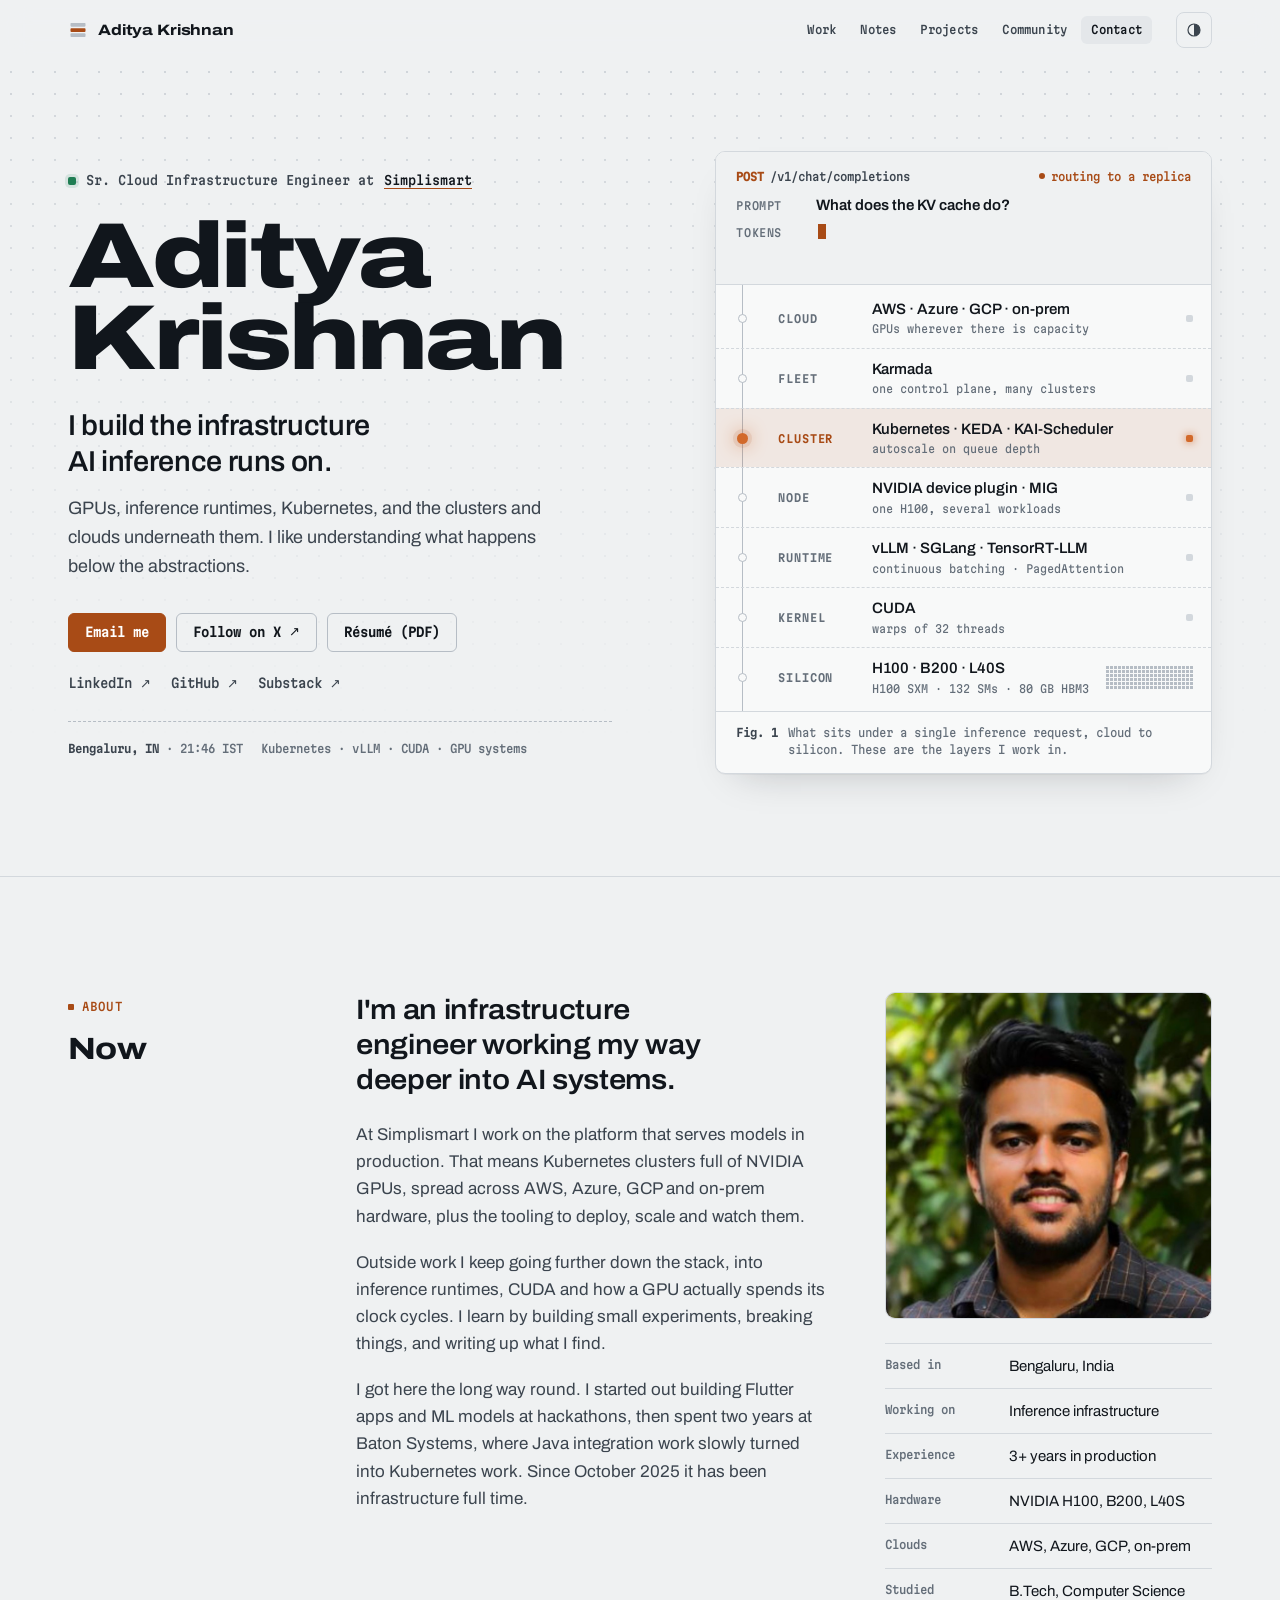
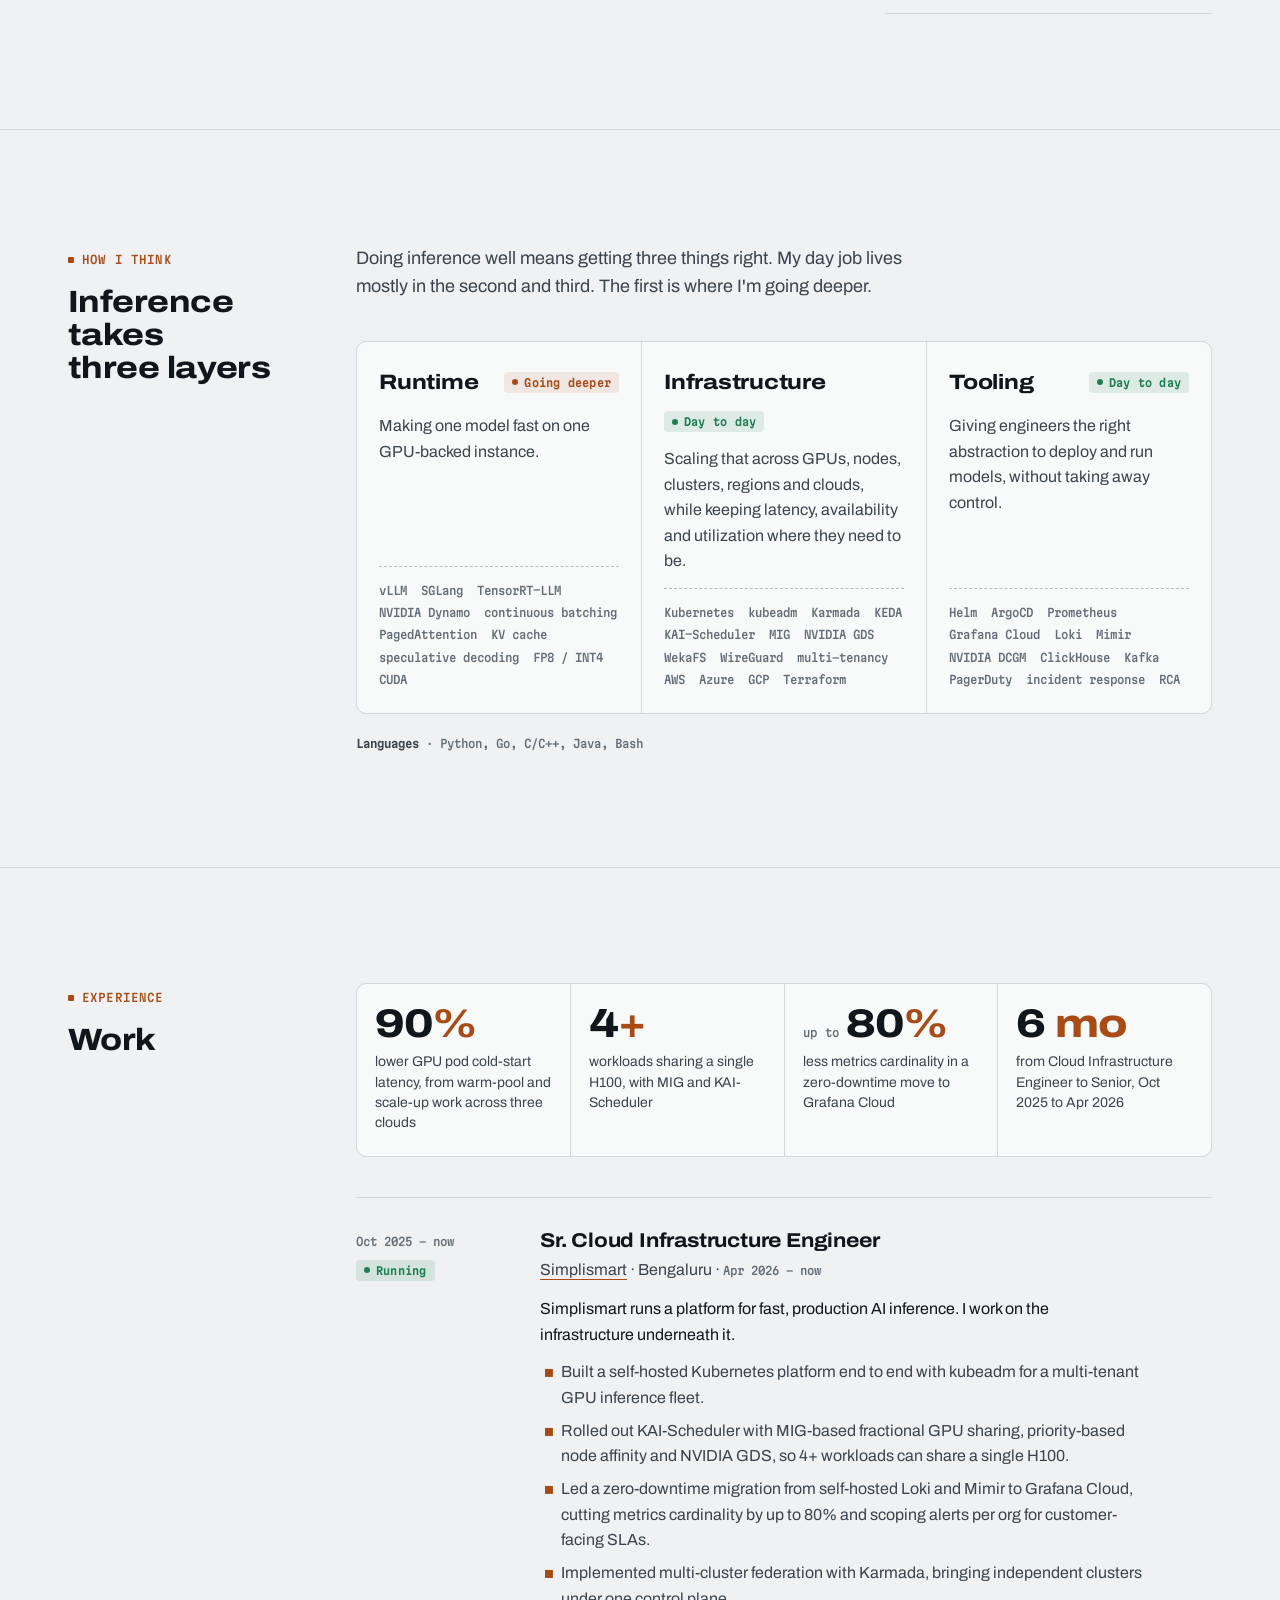
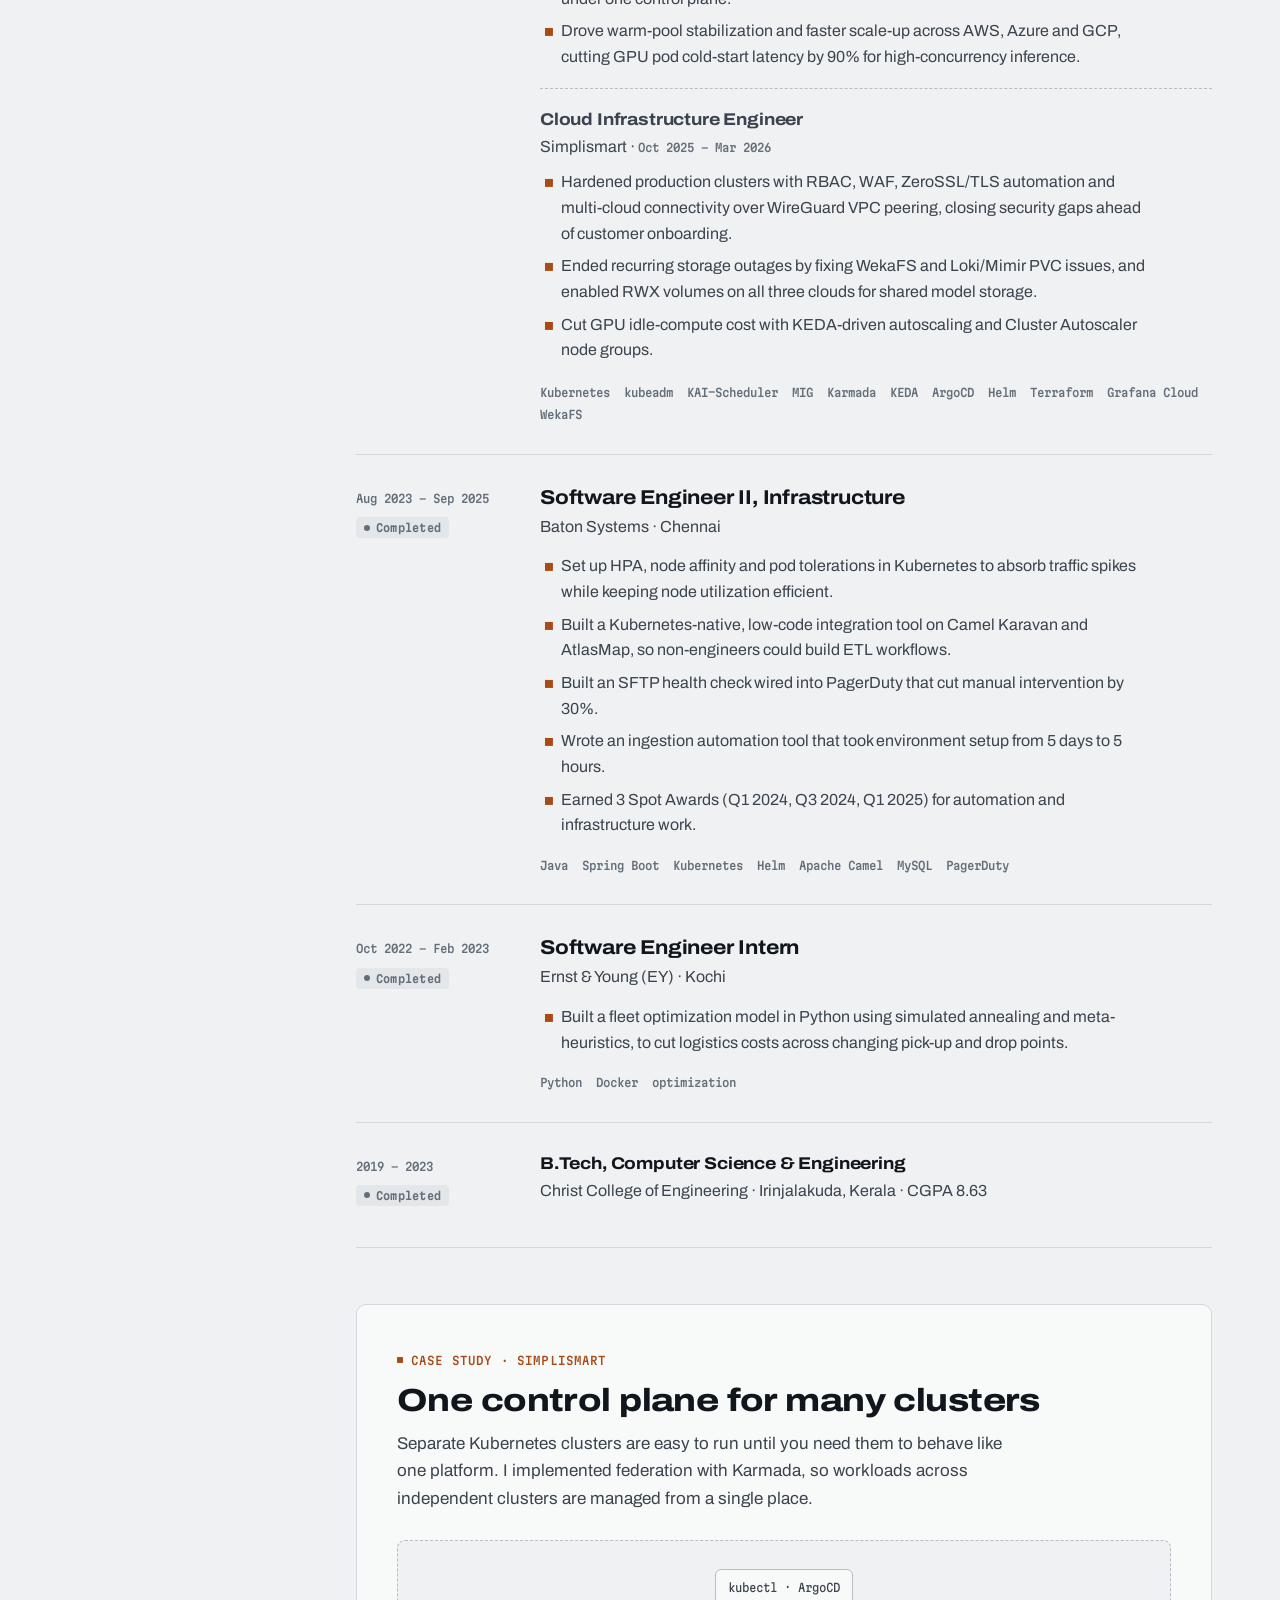
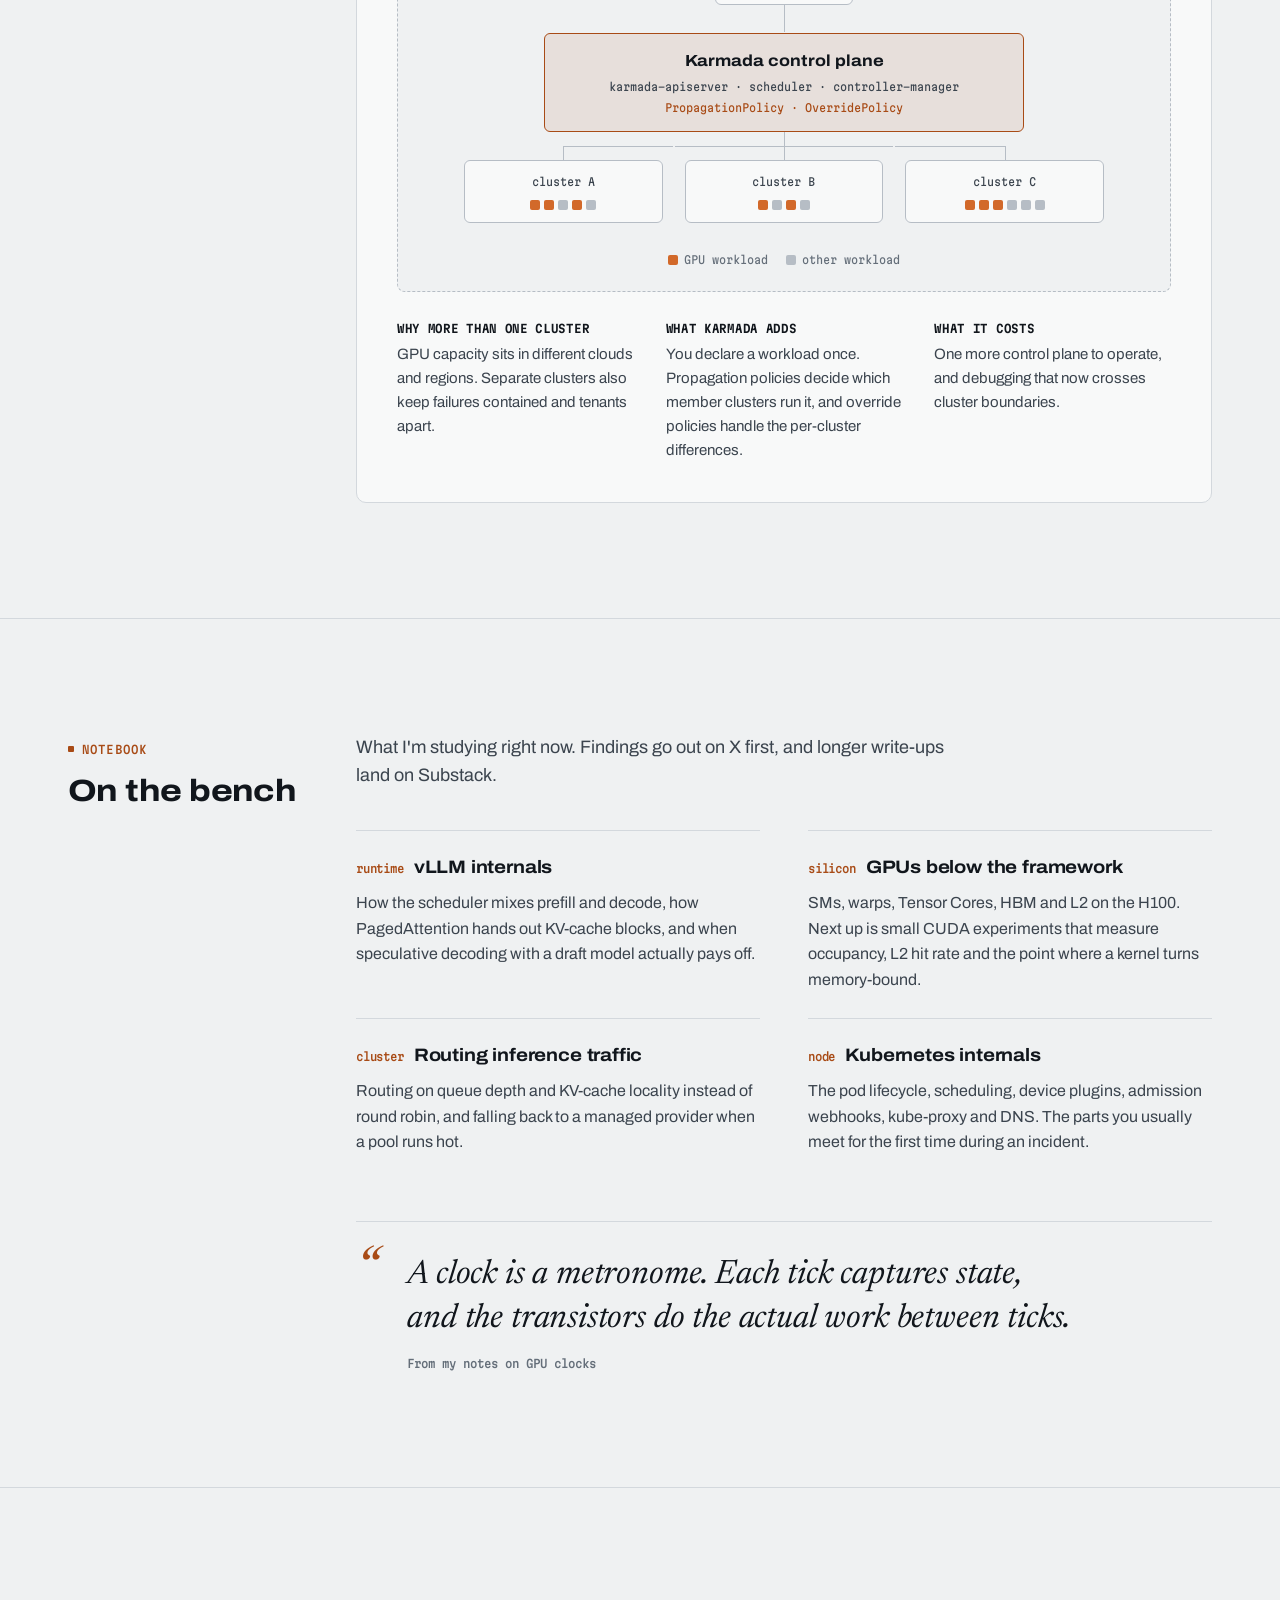
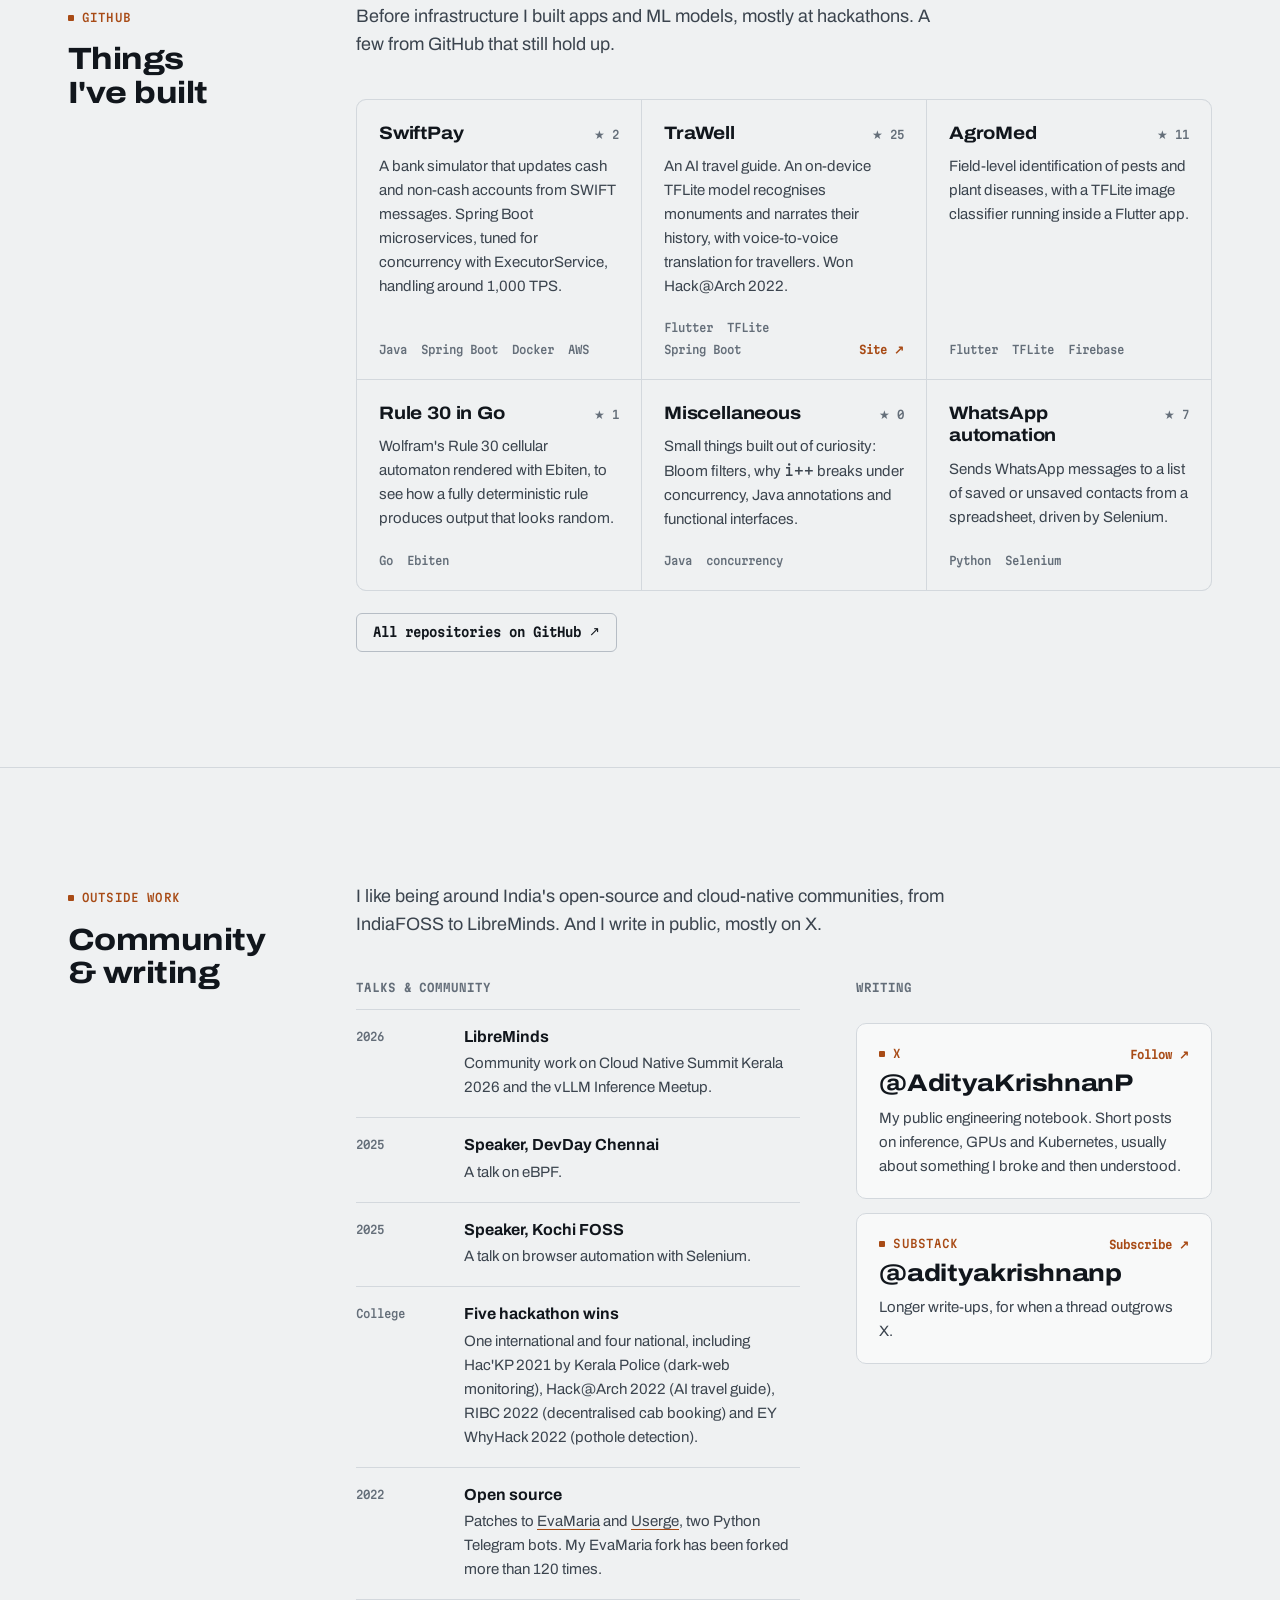
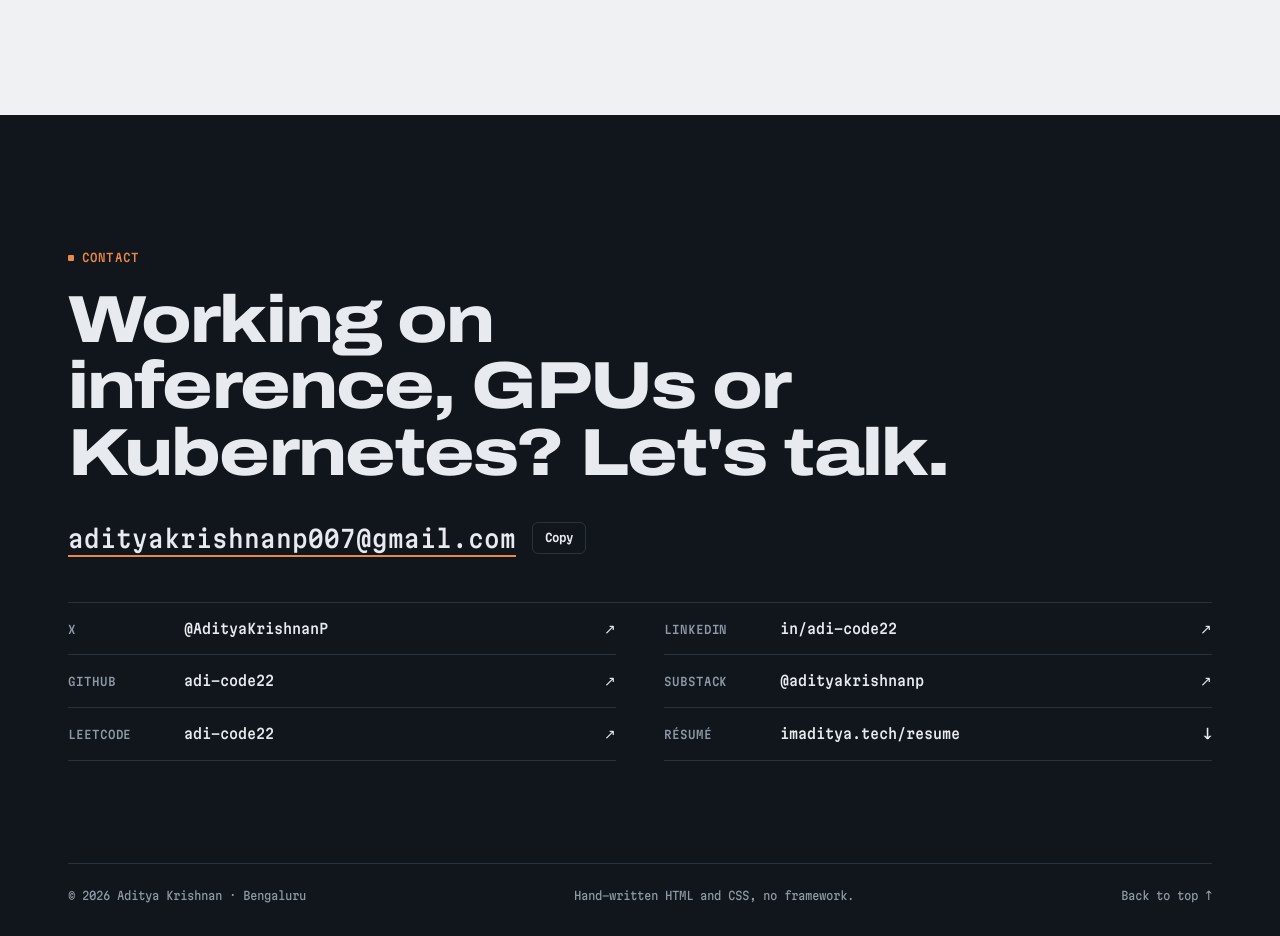
<file: index.html>
<!doctype html>
<html lang="en">
<head>
  <meta charset="utf-8">
  <meta name="viewport" content="width=device-width, initial-scale=1, viewport-fit=cover">
  <title>Aditya Krishnan · AI infrastructure engineer</title>
  <meta name="description" content="Aditya Krishnan is a Sr. Cloud Infrastructure Engineer at Simplismart in Bengaluru. He builds the infrastructure behind AI inference: GPUs, inference runtimes, Kubernetes, and multi-cluster, multi-cloud platforms.">
  <meta name="author" content="Aditya Krishnan">
  <link rel="canonical" href="https://imaditya.tech/">

  <meta name="theme-color" content="#eff1f2" media="(prefers-color-scheme: light)">
  <meta name="theme-color" content="#0b0f14" media="(prefers-color-scheme: dark)">

  <meta property="og:type" content="profile">
  <meta property="og:site_name" content="Aditya Krishnan">
  <meta property="og:title" content="Aditya Krishnan · AI infrastructure engineer">
  <meta property="og:description" content="Building the infrastructure behind AI inference. GPUs, inference runtimes, Kubernetes, and the clusters and clouds underneath them.">
  <meta property="og:url" content="https://imaditya.tech/">
  <meta property="og:image" content="https://imaditya.tech/assets/img/og.png">
  <meta property="og:image:width" content="1200">
  <meta property="og:image:height" content="630">
  <meta property="og:image:alt" content="Aditya Krishnan, AI infrastructure engineer. Building the infrastructure behind AI inference.">
  <meta property="profile:first_name" content="Aditya">
  <meta property="profile:last_name" content="Krishnan">
  <meta name="twitter:card" content="summary_large_image">
  <meta name="twitter:site" content="@AdityaKrishnanP">
  <meta name="twitter:creator" content="@AdityaKrishnanP">

  <link rel="icon" href="favicon.svg" type="image/svg+xml">
  <link rel="icon" href="favicon.png" type="image/png" sizes="48x48">
  <link rel="apple-touch-icon" href="icons/apple-touch-icon.png">
  <link rel="manifest" href="manifest.json">

  <link rel="preconnect" href="https://fonts.googleapis.com">
  <link rel="preconnect" href="https://fonts.gstatic.com" crossorigin>
  <link rel="stylesheet" href="https://fonts.googleapis.com/css2?family=Archivo:ital,wdth,wght@0,62..125,100..900;1,62..125,100..900&family=Martian+Mono:wdth,wght@75..112.5,100..800&family=Newsreader:ital,opsz,wght@1,6..72,400&display=swap">
  <link rel="stylesheet" href="assets/css/site.css">

  <script>
    try {
      var t = localStorage.getItem("theme");
      if (t === "light" || t === "dark") document.documentElement.setAttribute("data-theme", t);
    } catch (e) {}
  </script>

  <script type="application/ld+json">
  {
    "@context": "https://schema.org",
    "@type": "Person",
    "name": "Aditya Krishnan",
    "url": "https://imaditya.tech/",
    "image": "https://imaditya.tech/assets/img/aditya.jpg",
    "jobTitle": "Sr. Cloud Infrastructure Engineer",
    "worksFor": { "@type": "Organization", "name": "Simplismart", "url": "https://simplismart.ai" },
    "address": { "@type": "PostalAddress", "addressLocality": "Bengaluru", "addressCountry": "IN" },
    "alumniOf": { "@type": "CollegeOrUniversity", "name": "Christ College of Engineering, Irinjalakuda" },
    "email": "mailto:adityakrishnanp007@gmail.com",
    "knowsAbout": ["AI inference infrastructure", "Kubernetes", "GPU infrastructure", "vLLM", "CUDA", "Karmada", "Multi-cluster Kubernetes", "Observability", "Cloud infrastructure"],
    "sameAs": [
      "https://x.com/AdityaKrishnanP",
      "https://www.linkedin.com/in/adi-code22/",
      "https://github.com/adi-code22",
      "https://substack.com/@adityakrishnanp",
      "https://leetcode.com/adi-code22"
    ]
  }
  </script>
</head>
<body>
  <a class="skip" href="#main">Skip to content</a>

  <header class="nav" id="nav">
    <div class="wrap nav__inner">
      <a class="brand" href="#top" aria-label="Aditya Krishnan, back to top">
        <svg class="brand__mark" viewBox="0 0 24 24" aria-hidden="true">
          <rect x="3" y="3.5" width="18" height="4.5" rx="1"></rect>
          <rect class="hl" x="3" y="9.75" width="18" height="4.5" rx="1"></rect>
          <rect x="3" y="16" width="18" height="4.5" rx="1"></rect>
        </svg>
        <span>Aditya Krishnan</span>
      </a>
      <nav aria-label="Sections">
        <ul class="nav__links">
          <li><a href="#work">Work</a></li>
          <li><a href="#bench">Notes</a></li>
          <li><a href="#projects">Projects</a></li>
          <li><a href="#community">Community</a></li>
          <li class="nav__keep"><a href="#contact">Contact</a></li>
        </ul>
      </nav>
      <button class="theme-toggle" id="theme-toggle" type="button" aria-label="Switch theme">
        <svg viewBox="0 0 24 24" aria-hidden="true">
          <circle cx="12" cy="12" r="8" fill="none" stroke="currentColor" stroke-width="1.6"></circle>
          <path d="M12 4a8 8 0 0 1 0 16z" fill="currentColor"></path>
        </svg>
      </button>
    </div>
  </header>

  <main id="main">

    <!-- hero -->
    <div class="hero-shell" id="top">
      <section class="wrap hero" aria-labelledby="hero-name">
        <div class="hero__text">
          <p class="eyebrow"><span class="led" aria-hidden="true"></span>Sr. Cloud Infrastructure Engineer at <a href="https://simplismart.ai" rel="noopener">Simplismart</a></p>
          <h1 class="hero__name" id="hero-name"><span>Aditya</span><span>Krishnan</span></h1>
          <p class="hero__thesis">I build the infrastructure AI inference runs on.</p>
          <p class="hero__sub">GPUs, inference runtimes, Kubernetes, and the clusters and clouds underneath them. I like understanding what happens below the abstractions.</p>
          <div class="hero__actions">
            <a class="btn btn--primary" href="mailto:adityakrishnanp007@gmail.com">Email me</a>
            <a class="btn" href="https://x.com/AdityaKrishnanP" rel="noopener">Follow on X <span class="arrow" aria-hidden="true">↗</span></a>
            <a class="btn" href="resume/Adityakrishnan.pdf">Résumé (PDF)</a>
          </div>
          <ul class="hero__links">
            <li><a href="https://www.linkedin.com/in/adi-code22/" rel="noopener">LinkedIn <span class="arrow" aria-hidden="true">↗</span></a></li>
            <li><a href="https://github.com/adi-code22" rel="noopener">GitHub <span class="arrow" aria-hidden="true">↗</span></a></li>
            <li><a href="https://substack.com/@adityakrishnanp" rel="noopener">Substack <span class="arrow" aria-hidden="true">↗</span></a></li>
          </ul>
          <p class="hero__meta">
            <span><b>Bengaluru, IN</b> · <time id="local-time">IST</time></span>
            <span>Kubernetes · vLLM · CUDA · GPU systems</span>
          </p>
        </div>

        <figure class="stack" id="stack" aria-labelledby="stack-cap">
          <div class="stack__head">
            <div class="stack__req">
              <span><span class="stack__verb">POST</span>/v1/chat/completions</span>
              <span class="stack__status" id="stack-status" data-state="ok">200 OK</span>
            </div>
            <dl class="stack__io">
              <dt>Prompt</dt>
              <dd class="stack__prompt" id="stack-prompt">What does the KV cache do?</dd>
              <dt>Tokens</dt>
              <dd class="stack__answer">
                <span class="stack__sizer" aria-hidden="true">Decode is memory-bound. Batching reuses every weight read from HBM across many requests at once.</span>
                <span class="stack__resp" id="stack-resp">It keeps the keys and values of tokens already processed, so each new token only computes its own.</span>
              </dd>
            </dl>
          </div>

          <div class="stack__body">
            <ol class="stack__layers">
              <li class="layer" data-status="entering a region">
                <span class="layer__node" aria-hidden="true"></span>
                <span class="layer__name">Cloud</span>
                <span class="layer__what"><span class="layer__tools">AWS · Azure · GCP · on-prem</span><span class="layer__spec">GPUs wherever there is capacity</span></span>
                <span class="layer__led" aria-hidden="true"></span>
              </li>
              <li class="layer" data-status="picking a cluster">
                <span class="layer__node" aria-hidden="true"></span>
                <span class="layer__name">Fleet</span>
                <span class="layer__what"><span class="layer__tools">Karmada</span><span class="layer__spec">one control plane, many clusters</span></span>
                <span class="layer__led" aria-hidden="true"></span>
              </li>
              <li class="layer" data-status="routing to a replica">
                <span class="layer__node" aria-hidden="true"></span>
                <span class="layer__name">Cluster</span>
                <span class="layer__what"><span class="layer__tools">Kubernetes · KEDA · KAI-Scheduler</span><span class="layer__spec">autoscale on queue depth</span></span>
                <span class="layer__led" aria-hidden="true"></span>
              </li>
              <li class="layer" data-status="landing on a GPU node">
                <span class="layer__node" aria-hidden="true"></span>
                <span class="layer__name">Node</span>
                <span class="layer__what"><span class="layer__tools">NVIDIA device plugin · MIG</span><span class="layer__spec">one H100, several workloads</span></span>
                <span class="layer__led" aria-hidden="true"></span>
              </li>
              <li class="layer" data-status="joining a running batch">
                <span class="layer__node" aria-hidden="true"></span>
                <span class="layer__name">Runtime</span>
                <span class="layer__what"><span class="layer__tools">vLLM · SGLang · TensorRT-LLM</span><span class="layer__spec">continuous batching · PagedAttention</span></span>
                <span class="layer__led" aria-hidden="true"></span>
              </li>
              <li class="layer" data-status="launching kernels">
                <span class="layer__node" aria-hidden="true"></span>
                <span class="layer__name">Kernel</span>
                <span class="layer__what"><span class="layer__tools">CUDA</span><span class="layer__spec">warps of 32 threads</span></span>
                <span class="layer__led" aria-hidden="true"></span>
              </li>
              <li class="layer" data-status="running on 132 SMs">
                <span class="layer__node" aria-hidden="true"></span>
                <span class="layer__name">Silicon</span>
                <span class="layer__what"><span class="layer__tools">H100 · B200 · L40S</span><span class="layer__spec">H100 SXM · 132 SMs · 80 GB HBM3</span></span>
                <span class="sm-grid" id="sm-grid" aria-hidden="true"></span>
              </li>
            </ol>
            <span class="stack__packet" id="stack-packet" aria-hidden="true"></span>
          </div>

          <figcaption class="stack__cap" id="stack-cap"><b>Fig. 1</b><span>What sits under a single inference request, cloud to silicon. These are the layers I work in.</span></figcaption>
        </figure>
      </section>
    </div>

    <!-- now -->
    <section class="section" id="now" aria-labelledby="now-h">
      <div class="wrap section__grid">
        <header class="section__head">
          <p class="label">About</p>
          <h2 class="section__title" id="now-h">Now</h2>
        </header>

        <div class="now">
          <div>
            <p class="now__opener">I'm an infrastructure engineer working my way deeper into AI systems.</p>
            <div class="prose">
              <p>At Simplismart I work on the platform that serves models in production. That means Kubernetes clusters full of NVIDIA GPUs, spread across AWS, Azure, GCP and on-prem hardware, plus the tooling to deploy, scale and watch them.</p>
              <p>Outside work I keep going further down the stack, into inference runtimes, CUDA and how a GPU actually spends its clock cycles. I learn by building small experiments, breaking things, and writing up what I find.</p>
              <p>I got here the long way round. I started out building Flutter apps and ML models at hackathons, then spent two years at Baton Systems, where Java integration work slowly turned into Kubernetes work. Since October 2025 it has been infrastructure full time.</p>
            </div>
          </div>

          <div class="now__side">
            <figure class="now__photo">
              <img src="assets/img/aditya.jpg" alt="Portrait of Aditya Krishnan" width="720" height="720" loading="lazy" decoding="async">
            </figure>
            <dl class="facts">
              <div><dt>Based in</dt><dd>Bengaluru, India</dd></div>
              <div><dt>Working on</dt><dd>Inference infrastructure</dd></div>
              <div><dt>Experience</dt><dd>3+ years in production</dd></div>
              <div><dt>Hardware</dt><dd>NVIDIA H100, B200, L40S</dd></div>
              <div><dt>Clouds</dt><dd>AWS, Azure, GCP, on-prem</dd></div>
              <div><dt>Studied</dt><dd>B.Tech, Computer Science</dd></div>
            </dl>
          </div>
        </div>
      </div>
    </section>

    <!-- three layers -->
    <section class="section" id="layers" aria-labelledby="layers-h">
      <div class="wrap section__grid">
        <header class="section__head">
          <p class="label">How I think</p>
          <h2 class="section__title" id="layers-h">Inference takes three layers</h2>
        </header>

        <div>
          <p class="lead">Doing inference well means getting three things right. My day job lives mostly in the second and third. The first is where I'm going deeper.</p>
          <div class="layers3">
            <article class="layer3">
              <div class="layer3__top">
                <h3>Runtime</h3>
                <span class="pill pill--accent">Going deeper</span>
              </div>
              <p>Making one model fast on one GPU-backed instance.</p>
              <ul class="tags">
                <li>vLLM</li><li>SGLang</li><li>TensorRT-LLM</li><li>NVIDIA Dynamo</li><li>continuous batching</li><li>PagedAttention</li><li>KV cache</li><li>speculative decoding</li><li>FP8 / INT4</li><li>CUDA</li>
              </ul>
            </article>
            <article class="layer3">
              <div class="layer3__top">
                <h3>Infrastructure</h3>
                <span class="pill pill--ok">Day to day</span>
              </div>
              <p>Scaling that across GPUs, nodes, clusters, regions and clouds, while keeping latency, availability and utilization where they need to be.</p>
              <ul class="tags">
                <li>Kubernetes</li><li>kubeadm</li><li>Karmada</li><li>KEDA</li><li>KAI-Scheduler</li><li>MIG</li><li>NVIDIA GDS</li><li>WekaFS</li><li>WireGuard</li><li>multi-tenancy</li><li>AWS</li><li>Azure</li><li>GCP</li><li>Terraform</li>
              </ul>
            </article>
            <article class="layer3">
              <div class="layer3__top">
                <h3>Tooling</h3>
                <span class="pill pill--ok">Day to day</span>
              </div>
              <p>Giving engineers the right abstraction to deploy and run models, without taking away control.</p>
              <ul class="tags">
                <li>Helm</li><li>ArgoCD</li><li>Prometheus</li><li>Grafana Cloud</li><li>Loki</li><li>Mimir</li><li>NVIDIA DCGM</li><li>ClickHouse</li><li>Kafka</li><li>PagerDuty</li><li>incident response</li><li>RCA</li>
              </ul>
            </article>
          </div>
          <p class="langs"><b>Languages</b> · Python, Go, C/C++, Java, Bash</p>
        </div>
      </div>
    </section>

    <!-- work -->
    <section class="section" id="work" aria-labelledby="work-h">
      <div class="wrap section__grid">
        <header class="section__head">
          <p class="label">Experience</p>
          <h2 class="section__title" id="work-h">Work</h2>
        </header>

        <div>
          <dl class="impact">
            <div><dt>lower GPU pod cold-start latency, from warm-pool and scale-up work across three clouds</dt><dd>90<span>%</span></dd></div>
            <div><dt>workloads sharing a single H100, with MIG and KAI-Scheduler</dt><dd>4<span>+</span></dd></div>
            <div><dt>less metrics cardinality in a zero-downtime move to Grafana Cloud</dt><dd><small>up to</small>80<span>%</span></dd></div>
            <div><dt>from Cloud Infrastructure Engineer to Senior, Oct 2025 to Apr 2026</dt><dd>6<span> mo</span></dd></div>
          </dl>

          <div class="jobs">
            <article class="job">
              <div class="job__when"><span>Oct 2025 – now</span><span class="pill pill--ok">Running</span></div>
              <div>
                <h3 class="job__role">Sr. Cloud Infrastructure Engineer</h3>
                <p class="job__org"><a href="https://simplismart.ai" rel="noopener">Simplismart</a> · Bengaluru · <span class="job__dates">Apr 2026 – now</span></p>
                <p class="job__summary">Simplismart runs a platform for fast, production AI inference. I work on the infrastructure underneath it.</p>
                <ul class="job__points">
                  <li>Built a self-hosted Kubernetes platform end to end with kubeadm for a multi-tenant GPU inference fleet.</li>
                  <li>Rolled out KAI-Scheduler with MIG-based fractional GPU sharing, priority-based node affinity and NVIDIA GDS, so 4+ workloads can share a single H100.</li>
                  <li>Led a zero-downtime migration from self-hosted Loki and Mimir to Grafana Cloud, cutting metrics cardinality by up to 80% and scoping alerts per org for customer-facing SLAs.</li>
                  <li>Implemented multi-cluster federation with Karmada, bringing independent clusters under one control plane.</li>
                  <li>Drove warm-pool stabilization and faster scale-up across AWS, Azure and GCP, cutting GPU pod cold-start latency by 90% for high-concurrency inference.</li>
                </ul>

                <div class="job__prev">
                  <h4 class="job__role job__role--prev">Cloud Infrastructure Engineer</h4>
                  <p class="job__org">Simplismart · <span class="job__dates">Oct 2025 – Mar 2026</span></p>
                  <ul class="job__points">
                    <li>Hardened production clusters with RBAC, WAF, ZeroSSL/TLS automation and multi-cloud connectivity over WireGuard VPC peering, closing security gaps ahead of customer onboarding.</li>
                    <li>Ended recurring storage outages by fixing WekaFS and Loki/Mimir PVC issues, and enabled RWX volumes on all three clouds for shared model storage.</li>
                    <li>Cut GPU idle-compute cost with KEDA-driven autoscaling and Cluster Autoscaler node groups.</li>
                  </ul>
                </div>

                <ul class="tags">
                  <li>Kubernetes</li><li>kubeadm</li><li>KAI-Scheduler</li><li>MIG</li><li>Karmada</li><li>KEDA</li><li>ArgoCD</li><li>Helm</li><li>Terraform</li><li>Grafana Cloud</li><li>WekaFS</li>
                </ul>
              </div>
            </article>

            <article class="job">
              <div class="job__when"><span>Aug 2023 – Sep 2025</span><span class="pill">Completed</span></div>
              <div>
                <h3 class="job__role">Software Engineer II, Infrastructure</h3>
                <p class="job__org">Baton Systems · Chennai</p>
                <ul class="job__points">
                  <li>Set up HPA, node affinity and pod tolerations in Kubernetes to absorb traffic spikes while keeping node utilization efficient.</li>
                  <li>Built a Kubernetes-native, low-code integration tool on Camel Karavan and AtlasMap, so non-engineers could build ETL workflows.</li>
                  <li>Built an SFTP health check wired into PagerDuty that cut manual intervention by 30%.</li>
                  <li>Wrote an ingestion automation tool that took environment setup from 5 days to 5 hours.</li>
                  <li>Earned 3 Spot Awards (Q1 2024, Q3 2024, Q1 2025) for automation and infrastructure work.</li>
                </ul>
                <ul class="tags">
                  <li>Java</li><li>Spring Boot</li><li>Kubernetes</li><li>Helm</li><li>Apache Camel</li><li>MySQL</li><li>PagerDuty</li>
                </ul>
              </div>
            </article>

            <article class="job">
              <div class="job__when"><span>Oct 2022 – Feb 2023</span><span class="pill">Completed</span></div>
              <div>
                <h3 class="job__role">Software Engineer Intern</h3>
                <p class="job__org">Ernst &amp; Young (EY) · Kochi</p>
                <ul class="job__points">
                  <li>Built a fleet optimization model in Python using simulated annealing and meta-heuristics, to cut logistics costs across changing pick-up and drop points.</li>
                </ul>
                <ul class="tags">
                  <li>Python</li><li>Docker</li><li>optimization</li>
                </ul>
              </div>
            </article>

            <article class="job job--edu">
              <div class="job__when"><span>2019 – 2023</span><span class="pill">Completed</span></div>
              <div>
                <h3 class="job__role">B.Tech, Computer Science &amp; Engineering</h3>
                <p class="job__org">Christ College of Engineering · Irinjalakuda, Kerala · CGPA 8.63</p>
              </div>
            </article>
          </div>

          <article class="case" aria-labelledby="case-h">
            <p class="label">Case study · Simplismart</p>
            <h3 class="case__title" id="case-h">One control plane for many clusters</h3>
            <p class="case__lede">Separate Kubernetes clusters are easy to run until you need them to behave like one platform. I implemented federation with Karmada, so workloads across independent clusters are managed from a single place.</p>

            <div class="fed" role="img" aria-label="Diagram: kubectl and ArgoCD talk to the Karmada control plane, which uses propagation and override policies to place workloads on three member clusters, A, B and C, each running its own pods.">
              <div class="fed__src">kubectl · ArgoCD</div>
              <div class="fed__cp">
                <strong>Karmada control plane</strong>
                <span>karmada-apiserver · scheduler · controller-manager</span>
                <span class="fed__policy">PropagationPolicy · OverridePolicy</span>
              </div>
              <div class="fed__members">
                <div class="fed__cluster"><span>cluster A</span><span class="pods"><i class="gpu"></i><i class="gpu"></i><i></i><i class="gpu"></i><i></i></span></div>
                <div class="fed__cluster"><span>cluster B</span><span class="pods"><i class="gpu"></i><i></i><i class="gpu"></i><i></i></span></div>
                <div class="fed__cluster"><span>cluster C</span><span class="pods"><i class="gpu"></i><i class="gpu"></i><i class="gpu"></i><i></i><i></i><i></i></span></div>
              </div>
              <div class="fed__legend"><span><i class="gpu"></i>GPU workload</span><span><i></i>other workload</span></div>
            </div>

            <div class="case__notes">
              <div>
                <h4>Why more than one cluster</h4>
                <p>GPU capacity sits in different clouds and regions. Separate clusters also keep failures contained and tenants apart.</p>
              </div>
              <div>
                <h4>What Karmada adds</h4>
                <p>You declare a workload once. Propagation policies decide which member clusters run it, and override policies handle the per-cluster differences.</p>
              </div>
              <div>
                <h4>What it costs</h4>
                <p>One more control plane to operate, and debugging that now crosses cluster boundaries.</p>
              </div>
            </div>
          </article>
        </div>
      </div>
    </section>

    <!-- bench -->
    <section class="section" id="bench" aria-labelledby="bench-h">
      <div class="wrap section__grid">
        <header class="section__head">
          <p class="label">Notebook</p>
          <h2 class="section__title" id="bench-h">On the bench</h2>
        </header>

        <div>
          <p class="lead">What I'm studying right now. Findings go out on X first, and longer write-ups land on Substack.</p>
          <div class="bench">
            <article class="bench__item">
              <h3><span>runtime</span>vLLM internals</h3>
              <p>How the scheduler mixes prefill and decode, how PagedAttention hands out KV-cache blocks, and when speculative decoding with a draft model actually pays off.</p>
            </article>
            <article class="bench__item">
              <h3><span>silicon</span>GPUs below the framework</h3>
              <p>SMs, warps, Tensor Cores, HBM and L2 on the H100. Next up is small CUDA experiments that measure occupancy, L2 hit rate and the point where a kernel turns memory-bound.</p>
            </article>
            <article class="bench__item">
              <h3><span>cluster</span>Routing inference traffic</h3>
              <p>Routing on queue depth and KV-cache locality instead of round robin, and falling back to a managed provider when a pool runs hot.</p>
            </article>
            <article class="bench__item">
              <h3><span>node</span>Kubernetes internals</h3>
              <p>The pod lifecycle, scheduling, device plugins, admission webhooks, kube-proxy and DNS. The parts you usually meet for the first time during an incident.</p>
            </article>
          </div>

          <figure class="note">
            <blockquote>A clock is a metronome. Each tick captures state, and the transistors do the actual work between ticks.</blockquote>
            <figcaption>From my notes on GPU clocks</figcaption>
          </figure>
        </div>
      </div>
    </section>

    <!-- projects -->
    <section class="section" id="projects" aria-labelledby="projects-h">
      <div class="wrap section__grid">
        <header class="section__head">
          <p class="label">GitHub</p>
          <h2 class="section__title" id="projects-h">Things I've built</h2>
        </header>

        <div>
          <p class="lead">Before infrastructure I built apps and ML models, mostly at hackathons. A few from GitHub that still hold up.</p>
          <div class="rack">
            <article class="proj">
              <div class="proj__top">
                <h3 class="proj__name"><a href="https://github.com/adi-code22/SwiftPay" rel="noopener">SwiftPay</a></h3>
                <span class="proj__stars" aria-label="2 stars">★ 2</span>
              </div>
              <p>A bank simulator that updates cash and non-cash accounts from SWIFT messages. Spring Boot microservices, tuned for concurrency with ExecutorService, handling around 1,000 TPS.</p>
              <div class="proj__foot">
                <ul class="tags"><li>Java</li><li>Spring Boot</li><li>Docker</li><li>AWS</li></ul>
              </div>
            </article>

            <article class="proj">
              <div class="proj__top">
                <h3 class="proj__name"><a href="https://github.com/adi-code22/TraWell-App" rel="noopener">TraWell</a></h3>
                <span class="proj__stars" aria-label="25 stars">★ 25</span>
              </div>
              <p>An AI travel guide. An on-device TFLite model recognises monuments and narrates their history, with voice-to-voice translation for travellers. Won Hack@Arch 2022.</p>
              <div class="proj__foot">
                <ul class="tags"><li>Flutter</li><li>TFLite</li><li>Spring Boot</li></ul>
                <a class="proj__extra" href="https://trawel01.netlify.app/" rel="noopener">Site ↗</a>
              </div>
            </article>

            <article class="proj">
              <div class="proj__top">
                <h3 class="proj__name"><a href="https://github.com/adi-code22/AgroMed-App" rel="noopener">AgroMed</a></h3>
                <span class="proj__stars" aria-label="11 stars">★ 11</span>
              </div>
              <p>Field-level identification of pests and plant diseases, with a TFLite image classifier running inside a Flutter app.</p>
              <div class="proj__foot">
                <ul class="tags"><li>Flutter</li><li>TFLite</li><li>Firebase</li></ul>
              </div>
            </article>

            <article class="proj">
              <div class="proj__top">
                <h3 class="proj__name"><a href="https://github.com/adi-code22/cellular-automata-rule30" rel="noopener">Rule 30 in Go</a></h3>
                <span class="proj__stars" aria-label="1 star">★ 1</span>
              </div>
              <p>Wolfram's Rule 30 cellular automaton rendered with Ebiten, to see how a fully deterministic rule produces output that looks random.</p>
              <div class="proj__foot">
                <ul class="tags"><li>Go</li><li>Ebiten</li></ul>
              </div>
            </article>

            <article class="proj">
              <div class="proj__top">
                <h3 class="proj__name"><a href="https://github.com/adi-code22/Miscellaneous" rel="noopener">Miscellaneous</a></h3>
                <span class="proj__stars" aria-label="0 stars">★ 0</span>
              </div>
              <p>Small things built out of curiosity: Bloom filters, why <code class="mono">i++</code> breaks under concurrency, Java annotations and functional interfaces.</p>
              <div class="proj__foot">
                <ul class="tags"><li>Java</li><li>concurrency</li></ul>
              </div>
            </article>

            <article class="proj">
              <div class="proj__top">
                <h3 class="proj__name"><a href="https://github.com/adi-code22/Python-Automation-WhatsApp" rel="noopener">WhatsApp automation</a></h3>
                <span class="proj__stars" aria-label="7 stars">★ 7</span>
              </div>
              <p>Sends WhatsApp messages to a list of saved or unsaved contacts from a spreadsheet, driven by Selenium.</p>
              <div class="proj__foot">
                <ul class="tags"><li>Python</li><li>Selenium</li></ul>
              </div>
            </article>
          </div>
          <a class="btn more" href="https://github.com/adi-code22?tab=repositories" rel="noopener">All repositories on GitHub <span class="arrow" aria-hidden="true">↗</span></a>
        </div>
      </div>
    </section>

    <!-- community & writing -->
    <section class="section" id="community" aria-labelledby="community-h">
      <div class="wrap section__grid">
        <header class="section__head">
          <p class="label">Outside work</p>
          <h2 class="section__title" id="community-h">Community &amp; writing</h2>
        </header>

        <div>
          <p class="lead">I like being around India's open-source and cloud-native communities, from IndiaFOSS to LibreMinds. And I write in public, mostly on X.</p>
          <div class="community">
            <div>
              <h3 class="sub-h">Talks &amp; community</h3>
              <ul class="log">
                <li>
                  <span class="log__when">2026</span>
                  <div>
                    <h4>LibreMinds</h4>
                    <p>Community work on Cloud Native Summit Kerala 2026 and the vLLM Inference Meetup.</p>
                  </div>
                </li>
                <li>
                  <span class="log__when">2025</span>
                  <div>
                    <h4>Speaker, DevDay Chennai</h4>
                    <p>A talk on eBPF.</p>
                  </div>
                </li>
                <li>
                  <span class="log__when">2025</span>
                  <div>
                    <h4>Speaker, Kochi FOSS</h4>
                    <p>A talk on browser automation with Selenium.</p>
                  </div>
                </li>
                <li>
                  <span class="log__when">College</span>
                  <div>
                    <h4>Five hackathon wins</h4>
                    <p>One international and four national, including Hac'KP 2021 by Kerala Police (dark-web monitoring), Hack@Arch 2022 (AI travel guide), RIBC 2022 (decentralised cab booking) and EY WhyHack 2022 (pothole detection).</p>
                  </div>
                </li>
                <li>
                  <span class="log__when">2022</span>
                  <div>
                    <h4>Open source</h4>
                    <p>Patches to <a href="https://github.com/EvamariaTG/EvaMaria" rel="noopener">EvaMaria</a> and <a href="https://github.com/UsergeTeam/Userge" rel="noopener">Userge</a>, two Python Telegram bots. My EvaMaria fork has been forked more than 120 times.</p>
                  </div>
                </li>
              </ul>
            </div>

            <div class="channels">
              <h3 class="sub-h">Writing</h3>
              <a class="channel" href="https://x.com/AdityaKrishnanP" rel="noopener">
                <span class="channel__top"><span class="label">X</span><span class="channel__cta">Follow ↗</span></span>
                <span class="channel__handle">@AdityaKrishnanP</span>
                <p>My public engineering notebook. Short posts on inference, GPUs and Kubernetes, usually about something I broke and then understood.</p>
              </a>
              <a class="channel" href="https://substack.com/@adityakrishnanp" rel="noopener">
                <span class="channel__top"><span class="label">Substack</span><span class="channel__cta">Subscribe ↗</span></span>
                <span class="channel__handle">@adityakrishnanp</span>
                <p>Longer write-ups, for when a thread outgrows X.</p>
              </a>
            </div>
          </div>
        </div>
      </div>
    </section>

    <!-- contact -->
    <section class="contact" id="contact" aria-labelledby="contact-h">
      <div class="wrap">
        <p class="label">Contact</p>
        <h2 class="contact__h" id="contact-h">Working on inference, GPUs or Kubernetes? Let's talk.</h2>
        <div class="contact__mail">
          <a class="mail" href="mailto:adityakrishnanp007@gmail.com">adityakrishnanp007@gmail.com</a>
          <button class="btn btn--small" id="copy-email" type="button" data-email="adityakrishnanp007@gmail.com">Copy</button>
        </div>
        <ul class="endpoints">
          <li><a href="https://x.com/AdityaKrishnanP" rel="noopener"><span class="ep__k">X</span><span class="ep__v">@AdityaKrishnanP</span><span aria-hidden="true">↗</span></a></li>
          <li><a href="https://www.linkedin.com/in/adi-code22/" rel="noopener"><span class="ep__k">LinkedIn</span><span class="ep__v">in/adi-code22</span><span aria-hidden="true">↗</span></a></li>
          <li><a href="https://github.com/adi-code22" rel="noopener"><span class="ep__k">GitHub</span><span class="ep__v">adi-code22</span><span aria-hidden="true">↗</span></a></li>
          <li><a href="https://substack.com/@adityakrishnanp" rel="noopener"><span class="ep__k">Substack</span><span class="ep__v">@adityakrishnanp</span><span aria-hidden="true">↗</span></a></li>
          <li><a href="https://leetcode.com/adi-code22" rel="noopener"><span class="ep__k">LeetCode</span><span class="ep__v">adi-code22</span><span aria-hidden="true">↗</span></a></li>
          <li><a href="resume/Adityakrishnan.pdf"><span class="ep__k">Résumé</span><span class="ep__v">imaditya.tech/resume</span><span aria-hidden="true">↓</span></a></li>
        </ul>

        <footer class="footer">
          <span>© <span id="year">2026</span> Aditya Krishnan · Bengaluru</span>
          <span>Hand-written HTML and CSS, no framework.</span>
          <a href="#top">Back to top ↑</a>
        </footer>
      </div>
    </section>
  </main>

  <script src="assets/js/site.js" defer></script>
</body>
</html>
</file>
<file: assets/css/site.css>
/* ---------------------------------------------------------------
   imaditya.tech
   Palette: copper on steel. One accent (copper), cool neutrals.
   Type: Archivo (expanded for display), Martian Mono (labels, specs),
         Newsreader italic (notes only).
---------------------------------------------------------------- */

:root {
  color-scheme: light;

  --bg: #eff1f2;
  --bg-raised: #f8f9f9;
  --bg-sunk: #e4e7ea;
  --ink: #11161c;
  --ink-2: #3b444e;
  --muted: #646e79;
  --line: #d3d8dd;
  --line-strong: #b6bdc5;
  --accent: #a84b16;
  --accent-hi: #d2692a;
  --accent-soft: rgb(168 75 22 / 0.1);
  --on-accent: #ffffff;
  --ok: #1f7d53;
  --ok-soft: rgb(31 125 83 / 0.12);
  --shadow: 0 1px 0 rgb(17 22 28 / 0.04), 0 18px 40px -24px rgb(17 22 28 / 0.28);

  /* the contact band stays dark in both themes */
  --inv-bg: #11161c;
  --inv-ink: #e7eaee;
  --inv-muted: #8f99a5;
  --inv-line: #28323d;
  --inv-accent: #e8894a;

  --f-display: "Archivo", "Helvetica Neue", Arial, sans-serif;
  --f-body: "Archivo", system-ui, -apple-system, "Segoe UI", Roboto, sans-serif;
  --f-mono: "Martian Mono", ui-monospace, "SF Mono", Menlo, Consolas, monospace;
  --f-note: "Newsreader", Georgia, "Times New Roman", serif;

  --t-xs: 0.71875rem;
  --t-sm: 0.875rem;
  --t-base: 1rem;
  --t-md: 1.125rem;
  --t-lg: 1.375rem;
  --t-xl: clamp(1.625rem, 2.4vw, 2.125rem);

  --gutter: clamp(16px, 4vw, 48px);
  --max: 1240px;
  --nav-h: 60px;
  --radius: 10px;
}

@media (prefers-color-scheme: dark) {
  :root:not([data-theme="light"]) {
    color-scheme: dark;
    --bg: #0b0f14;
    --bg-raised: #11171e;
    --bg-sunk: #161d25;
    --ink: #e7eaee;
    --ink-2: #b4bcc6;
    --muted: #818c98;
    --line: #212a34;
    --line-strong: #34404c;
    --accent: #e8894a;
    --accent-hi: #f29b58;
    --accent-soft: rgb(232 137 74 / 0.12);
    --on-accent: #0b0f14;
    --ok: #4cc38a;
    --ok-soft: rgb(76 195 138 / 0.13);
    --shadow: 0 1px 0 rgb(0 0 0 / 0.3), 0 24px 48px -28px rgb(0 0 0 / 0.8);
    --inv-bg: #141b23;
    --inv-line: #26303b;
  }
}

:root[data-theme="dark"] {
  color-scheme: dark;
  --bg: #0b0f14;
  --bg-raised: #11171e;
  --bg-sunk: #161d25;
  --ink: #e7eaee;
  --ink-2: #b4bcc6;
  --muted: #818c98;
  --line: #212a34;
  --line-strong: #34404c;
  --accent: #e8894a;
  --accent-hi: #f29b58;
  --accent-soft: rgb(232 137 74 / 0.12);
  --on-accent: #0b0f14;
  --ok: #4cc38a;
  --ok-soft: rgb(76 195 138 / 0.13);
  --shadow: 0 1px 0 rgb(0 0 0 / 0.3), 0 24px 48px -28px rgb(0 0 0 / 0.8);
  --inv-bg: #141b23;
  --inv-line: #26303b;
}

/* ---------- base ---------- */

*,
*::before,
*::after {
  box-sizing: border-box;
}

html {
  -webkit-text-size-adjust: 100%;
  scroll-behavior: smooth;
  scroll-padding-top: calc(var(--nav-h) + 16px);
}

body {
  margin: 0;
  background: var(--bg);
  color: var(--ink);
  font-family: var(--f-body);
  font-size: var(--t-base);
  line-height: 1.6;
  -webkit-font-smoothing: antialiased;
  text-rendering: optimizeLegibility;
}

img {
  max-width: 100%;
  height: auto;
  display: block;
}

a {
  color: inherit;
  text-decoration-color: var(--accent);
  text-decoration-thickness: 1px;
  text-underline-offset: 0.22em;
  transition: color 0.15s ease;
}

a:hover {
  color: var(--accent);
}

:focus-visible {
  outline: 2px solid var(--accent);
  outline-offset: 3px;
  border-radius: 3px;
}

::selection {
  background: var(--accent);
  color: var(--on-accent);
}

[hidden] {
  display: none !important;
}

.wrap {
  max-width: var(--max);
  margin-inline: auto;
  padding-inline: var(--gutter);
}

.mono {
  font-family: var(--f-mono);
  font-stretch: 87.5%;
}

.skip {
  position: absolute;
  left: 12px;
  top: -48px;
  z-index: 100;
  padding: 10px 14px;
  background: var(--ink);
  color: var(--bg);
  font: 600 var(--t-sm) / 1 var(--f-mono);
  border-radius: 6px;
  text-decoration: none;
}

.skip:focus {
  top: 12px;
  color: var(--bg);
}

/* ---------- nav ---------- */

.nav {
  position: sticky;
  top: 0;
  z-index: 50;
  padding-top: env(safe-area-inset-top, 0px);
  background: color-mix(in srgb, var(--bg) 84%, transparent);
  -webkit-backdrop-filter: saturate(1.4) blur(14px);
  backdrop-filter: saturate(1.4) blur(14px);
  border-bottom: 1px solid transparent;
  transition: border-color 0.2s ease;
}

.nav.is-scrolled {
  border-bottom-color: var(--line);
}

.nav__inner {
  height: var(--nav-h);
  display: flex;
  align-items: center;
  gap: 24px;
}

.brand {
  display: inline-flex;
  align-items: center;
  gap: 10px;
  text-decoration: none;
  font-family: var(--f-display);
  font-stretch: 118%;
  font-weight: 750;
  font-size: 0.9375rem;
  letter-spacing: -0.01em;
  margin-right: auto;
}

.brand:hover {
  color: var(--ink);
}

.brand__mark {
  width: 20px;
  height: 20px;
  fill: var(--line-strong);
  flex: none;
}

.brand__mark .hl {
  fill: var(--accent);
}

.nav__links {
  display: flex;
  gap: 4px;
  list-style: none;
  margin: 0;
  padding: 0;
}

.nav__links a {
  display: block;
  padding: 8px 10px;
  border-radius: 6px;
  font: 500 var(--t-xs) / 1 var(--f-mono);
  font-stretch: 87.5%;
  letter-spacing: 0.02em;
  color: var(--ink-2);
  text-decoration: none;
}

.nav__links a:hover,
.nav__links a[aria-current="true"] {
  color: var(--ink);
  background: var(--bg-sunk);
}

.theme-toggle {
  display: grid;
  place-items: center;
  width: 36px;
  height: 36px;
  padding: 0;
  border: 1px solid var(--line);
  border-radius: 8px;
  background: transparent;
  color: var(--ink-2);
  cursor: pointer;
  transition: border-color 0.15s ease, color 0.15s ease;
}

.theme-toggle:hover {
  border-color: var(--line-strong);
  color: var(--ink);
}

.theme-toggle svg {
  width: 18px;
  height: 18px;
}

@media (max-width: 760px) {
  .nav__links li:not(.nav__keep) {
    display: none;
  }
}

/* ---------- shared bits ---------- */

.label {
  display: inline-flex;
  align-items: center;
  gap: 8px;
  margin: 0;
  font: 500 var(--t-xs) / 1.2 var(--f-mono);
  font-stretch: 87.5%;
  letter-spacing: 0.1em;
  text-transform: uppercase;
  color: var(--accent);
}

.label::before {
  content: "";
  width: 6px;
  height: 6px;
  border-radius: 1px;
  background: currentColor;
}

.led {
  display: inline-block;
  width: 8px;
  height: 8px;
  border-radius: 2px;
  background: var(--ok);
  box-shadow: 0 0 0 3px var(--ok-soft);
  animation: blink 2.8s ease-in-out infinite;
}

@keyframes blink {
  0%, 70%, 100% { opacity: 1; }
  80% { opacity: 0.35; }
}

.btn {
  display: inline-flex;
  align-items: center;
  gap: 8px;
  padding: 12px 16px;
  border: 1px solid var(--line-strong);
  border-radius: 6px;
  background: transparent;
  color: var(--ink);
  font: 600 0.8125rem / 1 var(--f-mono);
  font-stretch: 87.5%;
  text-decoration: none;
  cursor: pointer;
  transition: background 0.15s ease, border-color 0.15s ease, color 0.15s ease;
}

.btn:hover {
  border-color: var(--ink);
  color: var(--ink);
}

.btn--primary {
  background: var(--accent);
  border-color: var(--accent);
  color: var(--on-accent);
}

.btn--primary:hover {
  background: var(--ink);
  border-color: var(--ink);
  color: var(--bg);
}

.arrow {
  font-family: var(--f-body);
  font-weight: 400;
}

.tags {
  display: flex;
  flex-wrap: wrap;
  gap: 4px 14px;
  margin: 0;
  padding: 0;
  list-style: none;
  font: 500 var(--t-xs) / 1.6 var(--f-mono);
  font-stretch: 87.5%;
  color: var(--muted);
}

.pill {
  display: inline-flex;
  align-items: center;
  gap: 6px;
  width: max-content;
  padding: 5px 8px;
  border-radius: 4px;
  background: var(--bg-sunk);
  color: var(--muted);
  font: 600 0.6875rem / 1 var(--f-mono);
  font-stretch: 87.5%;
  letter-spacing: 0.02em;
  white-space: nowrap;
}

.pill::before {
  content: "";
  width: 6px;
  height: 6px;
  border-radius: 50%;
  background: currentColor;
}

.pill--ok {
  background: var(--ok-soft);
  color: var(--ok);
}

.pill--accent {
  background: var(--accent-soft);
  color: var(--accent);
}

/* ---------- hero ---------- */

.hero-shell {
  position: relative;
  overflow: hidden;
}

.hero-shell::before {
  content: "";
  position: absolute;
  inset: 0;
  background-image: radial-gradient(var(--line-strong) 1px, transparent 1.2px);
  background-size: 22px 22px;
  opacity: 0.55;
  -webkit-mask-image: linear-gradient(180deg, #000 0%, transparent 85%);
  mask-image: linear-gradient(180deg, #000 0%, transparent 85%);
  pointer-events: none;
}

.hero {
  position: relative;
  display: grid;
  gap: 48px;
  align-items: center;
  padding-block: clamp(40px, 7vw, 96px) clamp(56px, 8vw, 112px);
}

@media (min-width: 980px) {
  .hero {
    grid-template-columns: minmax(0, 1.08fr) minmax(0, 0.92fr);
    gap: clamp(40px, 5vw, 80px);
  }
}

.eyebrow {
  display: inline-flex;
  flex-wrap: wrap;
  align-items: center;
  gap: 10px;
  margin: 0;
  font: 500 0.78rem / 1.4 var(--f-mono);
  font-stretch: 87.5%;
  color: var(--ink-2);
}

.eyebrow a {
  color: var(--ink);
  text-decoration: underline;
  text-decoration-color: var(--accent);
}

.hero__name {
  margin: 22px 0 28px;
  font-family: var(--f-display);
  font-stretch: 125%;
  font-weight: 850;
  font-size: clamp(3rem, 7.2vw, 6rem);
  line-height: 0.9;
  letter-spacing: -0.03em;
}

.hero__name span {
  display: block;
}

.hero__thesis {
  margin: 0 0 14px;
  max-width: 24ch;
  font-size: clamp(1.375rem, 2.3vw, 1.8rem);
  font-weight: 560;
  line-height: 1.25;
  letter-spacing: -0.012em;
  text-wrap: balance;
}

.hero__sub {
  margin: 0 0 32px;
  max-width: 50ch;
  color: var(--ink-2);
  font-size: var(--t-md);
}

.hero__actions {
  display: flex;
  flex-wrap: wrap;
  gap: 10px;
}

.hero__links {
  display: flex;
  flex-wrap: wrap;
  gap: 6px 20px;
  margin: 22px 0 0;
  padding: 0;
  list-style: none;
  font: 500 0.8125rem / 1.4 var(--f-mono);
  font-stretch: 87.5%;
}

.hero__links a {
  text-decoration: none;
  color: var(--ink-2);
}

.hero__links a:hover {
  color: var(--accent);
}

.hero__meta {
  margin: 28px 0 0;
  padding-top: 18px;
  border-top: 1px dashed var(--line-strong);
  max-width: 34rem;
  display: flex;
  flex-wrap: wrap;
  gap: 6px 18px;
  font: 500 var(--t-xs) / 1.5 var(--f-mono);
  font-stretch: 87.5%;
  color: var(--muted);
  font-variant-numeric: tabular-nums;
}

.hero__meta b {
  font-weight: 600;
  color: var(--ink-2);
}

/* ---------- the stack (fig. 1) ---------- */

.stack {
  position: relative;
  margin: 0;
  background: var(--bg-raised);
  border: 1px solid var(--line);
  border-radius: var(--radius);
  box-shadow: var(--shadow);
  overflow: hidden;
}

.stack__head {
  display: grid;
  gap: 10px;
  padding: 16px 20px 18px;
  border-bottom: 1px solid var(--line);
  background: var(--bg);
}

.stack__req {
  display: flex;
  justify-content: space-between;
  align-items: center;
  gap: 12px;
  font: 500 var(--t-xs) / 1.4 var(--f-mono);
  font-stretch: 87.5%;
  color: var(--ink-2);
}

.stack__verb {
  color: var(--accent);
  font-weight: 700;
  margin-right: 6px;
}

.stack__status {
  display: inline-flex;
  align-items: center;
  gap: 6px;
  white-space: nowrap;
  color: var(--muted);
}

.stack__status::before {
  content: "";
  width: 6px;
  height: 6px;
  border-radius: 50%;
  background: currentColor;
}

.stack__status[data-state="ok"] {
  color: var(--ok);
}

.stack__status[data-state="busy"],
.stack__status[data-state="stream"] {
  color: var(--accent);
}

.stack__io {
  display: grid;
  grid-template-columns: 4.25rem minmax(0, 1fr);
  gap: 4px 12px;
  margin: 0;
  font-size: 0.9375rem;
  line-height: 1.5;
}

.stack__io dt {
  font: 500 0.6875rem / 2.1 var(--f-mono);
  font-stretch: 87.5%;
  color: var(--muted);
  text-transform: uppercase;
  letter-spacing: 0.06em;
}

.stack__io dd {
  margin: 0;
}

.stack__prompt {
  font-weight: 600;
}

/* reserve the height of the longest answer so nothing jumps while tokens stream */
.stack__answer {
  display: grid;
  color: var(--ink-2);
}

.stack__answer > span {
  grid-area: 1 / 1;
}

.stack__sizer {
  visibility: hidden;
}

.stack.is-live .stack__resp::after {
  content: "";
  display: inline-block;
  width: 0.5em;
  height: 1em;
  margin-left: 2px;
  vertical-align: -0.15em;
  background: var(--accent);
  animation: caret 0.8s steps(1) infinite;
}

@keyframes caret {
  50% { opacity: 0; }
}

.stack__body {
  position: relative;
}

.stack__layers {
  position: relative;
  margin: 0;
  padding: 4px 0;
  list-style: none;
}

/* the wire the request travels along */
.stack__layers::before {
  content: "";
  position: absolute;
  left: 26px;
  top: 0;
  bottom: 0;
  width: 1px;
  background: var(--line-strong);
}

.layer {
  position: relative;
  display: grid;
  grid-template-columns: 52px 5.25rem minmax(0, 1fr) auto;
  align-items: center;
  gap: 0 10px;
  padding: 11px 18px 11px 0;
  transition: background 0.25s ease;
}

.layer + .layer {
  border-top: 1px dashed var(--line);
}

.layer__node {
  justify-self: center;
  width: 9px;
  height: 9px;
  border-radius: 50%;
  background: var(--bg-raised);
  border: 1px solid var(--line-strong);
  transition: border-color 0.25s ease, background 0.25s ease;
}

.layer__name {
  font: 600 0.6875rem / 1 var(--f-mono);
  font-stretch: 87.5%;
  letter-spacing: 0.08em;
  text-transform: uppercase;
  color: var(--muted);
  transition: color 0.25s ease;
}

.layer__what {
  display: grid;
  gap: 2px;
  min-width: 0;
}

.layer__tools {
  font-size: 0.9375rem;
  font-weight: 560;
  line-height: 1.3;
}

.layer__spec {
  font: 400 0.6875rem / 1.4 var(--f-mono);
  font-stretch: 87.5%;
  color: var(--muted);
}

.layer__led {
  width: 7px;
  height: 7px;
  border-radius: 2px;
  background: var(--line);
  transition: background 0.2s ease, box-shadow 0.2s ease;
}

.layer.is-active {
  background: var(--accent-soft);
}

.layer.is-active .layer__name {
  color: var(--accent);
}

.layer.is-active .layer__node {
  border-color: var(--accent);
  background: var(--accent);
}

.layer.is-active .layer__led {
  background: var(--accent-hi);
  box-shadow: 0 0 8px var(--accent-hi);
}

.sm-grid {
  display: grid;
  grid-template-columns: repeat(22, 3px);
  gap: 1px;
  align-self: center;
}

.sm-grid i {
  width: 3px;
  height: 3px;
  background: var(--line-strong);
  transition: background 0.08s linear;
}

.sm-grid i.on {
  background: var(--accent-hi);
}

.stack__packet {
  position: absolute;
  left: 21px;
  top: -5px;
  width: 11px;
  height: 11px;
  border-radius: 50%;
  background: var(--accent-hi);
  box-shadow: 0 0 0 4px var(--accent-soft), 0 0 18px var(--accent-hi);
  opacity: 0;
  transform: translateY(-12px);
  transition: transform 0.42s cubic-bezier(0.65, 0, 0.25, 1), opacity 0.2s ease;
  pointer-events: none;
}

.stack__packet.on {
  opacity: 1;
}

.stack__cap {
  display: flex;
  gap: 10px;
  padding: 12px 20px 14px;
  border-top: 1px solid var(--line);
  font: 400 var(--t-xs) / 1.5 var(--f-mono);
  font-stretch: 87.5%;
  color: var(--muted);
}

.stack__cap b {
  font-weight: 600;
  color: var(--ink-2);
  white-space: nowrap;
}

@media (max-width: 520px) {
  .layer {
    grid-template-columns: 44px 4.5rem minmax(0, 1fr);
    padding-right: 14px;
  }
  .stack__layers::before { left: 22px; }
  .stack__packet { left: 17px; }
  .layer__led,
  .sm-grid { display: none; }
  .stack__head,
  .stack__cap { padding-inline: 16px; }
  .stack__io { grid-template-columns: 3.5rem minmax(0, 1fr); }
}

/* ---------- sections ---------- */

.section {
  padding-block: clamp(64px, 9vw, 120px);
  border-top: 1px solid var(--line);
}

.section__grid {
  display: grid;
  gap: 28px 56px;
}

@media (min-width: 960px) {
  .section__grid {
    grid-template-columns: 14.5rem minmax(0, 1fr);
  }
  .section__head {
    position: sticky;
    top: calc(var(--nav-h) + 32px);
    align-self: start;
  }
}

.section__title {
  margin: 14px 0 0;
  font-family: var(--f-display);
  font-stretch: 116%;
  font-weight: 760;
  font-size: var(--t-xl);
  line-height: 1.08;
  letter-spacing: -0.018em;
  text-wrap: balance;
}

.lead {
  margin: 0 0 40px;
  max-width: 60ch;
  font-size: var(--t-md);
  line-height: 1.55;
  color: var(--ink-2);
  text-wrap: pretty;
}

.prose p {
  margin: 0 0 1.1em;
  max-width: 64ch;
  text-wrap: pretty;
}

.prose p:last-child {
  margin-bottom: 0;
}

/* ---------- now ---------- */

.now {
  display: grid;
  gap: 40px;
}

@media (min-width: 1100px) {
  .now {
    grid-template-columns: minmax(0, 1.45fr) minmax(0, 1fr);
    gap: 56px;
  }
}

.now__opener {
  margin: 0 0 24px;
  font-family: var(--f-display);
  font-stretch: 108%;
  font-weight: 600;
  font-size: clamp(1.375rem, 2.2vw, 1.75rem);
  line-height: 1.25;
  letter-spacing: -0.012em;
  text-wrap: balance;
}

.now .prose {
  font-size: 1.0625rem;
  color: var(--ink-2);
}

.now__side {
  display: grid;
  gap: 24px;
  align-content: start;
}

@media (min-width: 640px) and (max-width: 1099px) {
  .now__side {
    grid-template-columns: minmax(0, 0.8fr) minmax(0, 1fr);
    align-items: start;
  }
}

.now__photo {
  margin: 0;
  aspect-ratio: 1;
  max-width: 100%;
  border-radius: var(--radius);
  overflow: hidden;
  background: var(--bg-sunk);
  border: 1px solid var(--line);
}

.now__photo img {
  width: 100%;
  height: 100%;
  object-fit: cover;
}

.facts {
  display: grid;
  margin: 0;
  border-top: 1px solid var(--line);
}

.facts div {
  display: grid;
  grid-template-columns: 7rem minmax(0, 1fr);
  gap: 12px;
  padding-block: 10px;
  border-bottom: 1px solid var(--line);
}

.facts dt {
  font: 500 var(--t-xs) / 1.9 var(--f-mono);
  font-stretch: 87.5%;
  color: var(--muted);
}

.facts dd {
  margin: 0;
  font-size: 0.9375rem;
}

/* ---------- three layers ---------- */

.layers3 {
  display: grid;
  gap: 1px;
  background: var(--line);
  border: 1px solid var(--line);
  border-radius: var(--radius);
  overflow: hidden;
}

@media (min-width: 860px) {
  .layers3 {
    grid-template-columns: repeat(3, minmax(0, 1fr));
  }
}

.layer3 {
  display: flex;
  flex-direction: column;
  gap: 14px;
  padding: 24px 22px;
  background: var(--bg-raised);
}

.layer3__top {
  display: flex;
  flex-wrap: wrap;
  justify-content: space-between;
  align-items: center;
  gap: 12px;
}

.layer3 h3 {
  margin: 0;
  font-family: var(--f-display);
  font-stretch: 118%;
  font-weight: 760;
  font-size: 1.3rem;
  letter-spacing: -0.012em;
}

.layer3 p {
  margin: 0;
  color: var(--ink-2);
}

.layer3 .tags {
  margin-top: auto;
  padding-top: 14px;
  border-top: 1px dashed var(--line-strong);
}

.langs {
  margin: 20px 0 0;
  font: 500 var(--t-xs) / 1.6 var(--f-mono);
  font-stretch: 87.5%;
  color: var(--muted);
}

.langs b {
  color: var(--ink-2);
  font-weight: 600;
}

/* ---------- work ---------- */

.jobs {
  display: grid;
  border-top: 1px solid var(--line);
}

.job {
  display: grid;
  gap: 10px 32px;
  padding-block: 30px;
  border-bottom: 1px solid var(--line);
}

@media (min-width: 720px) {
  .job {
    grid-template-columns: 9.5rem minmax(0, 1fr);
  }
}

.job__when {
  display: flex;
  flex-wrap: wrap;
  gap: 10px;
  align-content: start;
  font: 500 var(--t-xs) / 1.6 var(--f-mono);
  font-stretch: 87.5%;
  color: var(--muted);
  font-variant-numeric: tabular-nums;
}

@media (min-width: 720px) {
  .job__when {
    flex-direction: column;
    padding-top: 4px;
  }
}

.job__role {
  margin: 0;
  font-family: var(--f-display);
  font-stretch: 112%;
  font-weight: 720;
  font-size: 1.25rem;
  line-height: 1.25;
  letter-spacing: -0.01em;
}

.job__org {
  margin: 4px 0 14px;
  color: var(--ink-2);
}

.job__summary {
  margin: 0 0 12px;
  max-width: 64ch;
}

.job__points {
  margin: 0 0 18px;
  padding-left: 1.1em;
  max-width: 68ch;
  color: var(--ink-2);
}

.job__points li {
  margin-bottom: 0.45em;
  padding-left: 0.2em;
}

.job__points li::marker {
  content: "▪ ";
  color: var(--accent);
}

.job--edu .job__role {
  font-size: 1.0625rem;
}

.job__dates {
  font: 500 var(--t-xs) / 1 var(--f-mono);
  font-stretch: 87.5%;
  color: var(--muted);
  font-variant-numeric: tabular-nums;
  white-space: nowrap;
}

/* earlier role at the same company, stacked under the current one */
.job__prev {
  margin: 4px 0 20px;
  padding-top: 20px;
  border-top: 1px dashed var(--line-strong);
}

.job__role--prev {
  font-size: 1.0625rem;
  color: var(--ink-2);
}

.job__prev .job__org {
  margin-bottom: 10px;
}

/* headline results */

.impact {
  display: grid;
  grid-template-columns: repeat(2, minmax(0, 1fr));
  gap: 1px;
  margin: 0 0 40px;
  background: var(--line);
  border: 1px solid var(--line);
  border-radius: var(--radius);
  overflow: hidden;
}

@media (min-width: 900px) {
  .impact {
    grid-template-columns: repeat(4, minmax(0, 1fr));
  }
}

.impact div {
  display: flex;
  flex-direction: column;
  gap: 8px;
  padding: 20px 18px 22px;
  background: var(--bg-raised);
}

.impact dd {
  order: -1;
  margin: 0;
  font-family: var(--f-display);
  font-stretch: 118%;
  font-weight: 800;
  font-size: clamp(1.9rem, 3.2vw, 2.5rem);
  line-height: 1;
  letter-spacing: -0.025em;
  font-variant-numeric: tabular-nums;
}

.impact dd span {
  color: var(--accent);
}

.impact dd small {
  margin-right: 6px;
  font: 500 var(--t-xs) / 1 var(--f-mono);
  font-stretch: 87.5%;
  letter-spacing: 0.04em;
  color: var(--muted);
}

.impact dt {
  font-size: 0.875rem;
  line-height: 1.45;
  color: var(--ink-2);
}

/* case study */

.case {
  margin-top: 56px;
  padding: clamp(20px, 3.2vw, 40px);
  background: var(--bg-raised);
  border: 1px solid var(--line);
  border-radius: var(--radius);
}

.case__title {
  margin: 12px 0 12px;
  font-family: var(--f-display);
  font-stretch: 118%;
  font-weight: 780;
  font-size: clamp(1.5rem, 2.6vw, 2rem);
  line-height: 1.1;
  letter-spacing: -0.018em;
  text-wrap: balance;
}

.case__lede {
  margin: 0 0 28px;
  max-width: 62ch;
  color: var(--ink-2);
  font-size: 1.0625rem;
}

.fed {
  display: grid;
  justify-items: center;
  gap: 28px;
  margin: 0 0 28px;
  padding: 28px clamp(10px, 2.4vw, 28px) 22px;
  background: var(--bg);
  border: 1px dashed var(--line-strong);
  border-radius: 8px;
  font-family: var(--f-mono);
  font-stretch: 87.5%;
}

.fed__src,
.fed__cp {
  position: relative;
  text-align: center;
}

.fed__src {
  padding: 8px 12px;
  border: 1px solid var(--line-strong);
  border-radius: 6px;
  background: var(--bg-raised);
  font-size: var(--t-xs);
  color: var(--ink-2);
}

.fed__src::after,
.fed__cp::after {
  content: "";
  position: absolute;
  left: 50%;
  top: calc(100% + 1px);
  width: 1px;
  background: var(--line-strong);
}

.fed__src::after {
  height: 27px;
}

.fed__cp::after {
  height: 14px;
}

.fed__cp {
  display: grid;
  gap: 5px;
  width: min(100%, 30rem);
  padding: 14px 18px;
  border: 1px solid var(--accent);
  border-radius: 6px;
  background: var(--accent-soft);
}

.fed__cp strong {
  font-family: var(--f-display);
  font-stretch: 112%;
  font-weight: 720;
  font-size: 1rem;
  color: var(--ink);
}

.fed__cp span {
  font-size: 0.6875rem;
  line-height: 1.5;
  color: var(--ink-2);
}

.fed__cp .fed__policy {
  color: var(--accent);
}

.fed__members {
  --g: clamp(8px, 2.2vw, 22px);
  display: grid;
  grid-template-columns: repeat(3, minmax(0, 1fr));
  gap: var(--g);
  width: min(100%, 40rem);
}

.fed__cluster {
  position: relative;
  display: grid;
  gap: 10px;
  justify-items: center;
  padding: 12px 8px;
  border: 1px solid var(--line-strong);
  border-radius: 6px;
  background: var(--bg-raised);
  font-size: 0.6875rem;
  color: var(--ink-2);
}

.fed__cluster::before {
  content: "";
  position: absolute;
  left: 50%;
  top: -15px;
  width: 1px;
  height: 14px;
  background: var(--line-strong);
}

.fed__cluster::after {
  content: "";
  position: absolute;
  top: -15px;
  left: calc(var(--g) / -2);
  right: calc(var(--g) / -2);
  height: 1px;
  background: var(--line-strong);
}

.fed__cluster:first-child::after {
  left: 50%;
}

.fed__cluster:last-child::after {
  right: 50%;
}

.pods {
  display: flex;
  flex-wrap: wrap;
  justify-content: center;
  gap: 4px;
}

.pods i,
.fed__legend i {
  width: 10px;
  height: 10px;
  border-radius: 2px;
  background: var(--line-strong);
}

.pods i.gpu,
.fed__legend i.gpu {
  background: var(--accent-hi);
}

.fed__legend {
  display: flex;
  flex-wrap: wrap;
  justify-content: center;
  gap: 6px 18px;
  font-size: 0.6875rem;
  color: var(--muted);
}

.fed__legend span {
  display: inline-flex;
  align-items: center;
  gap: 6px;
}

.case__notes {
  display: grid;
  gap: 22px 32px;
}

@media (min-width: 800px) {
  .case__notes {
    grid-template-columns: repeat(3, minmax(0, 1fr));
  }
}

.case__notes h4 {
  margin: 0 0 6px;
  font: 600 var(--t-xs) / 1.4 var(--f-mono);
  font-stretch: 87.5%;
  letter-spacing: 0.06em;
  text-transform: uppercase;
  color: var(--ink);
}

.case__notes p {
  margin: 0;
  color: var(--ink-2);
  font-size: 0.9375rem;
}

/* ---------- bench ---------- */

.bench {
  display: grid;
  gap: 0 48px;
}

@media (min-width: 760px) {
  .bench {
    grid-template-columns: repeat(2, minmax(0, 1fr));
  }
}

.bench__item {
  padding-block: 22px 26px;
  border-top: 1px solid var(--line);
}

.bench__item h3 {
  display: flex;
  align-items: baseline;
  gap: 10px;
  margin: 0 0 8px;
  font-family: var(--f-display);
  font-stretch: 112%;
  font-weight: 700;
  font-size: 1.125rem;
  letter-spacing: -0.01em;
}

.bench__item h3 span {
  font: 500 var(--t-xs) / 1 var(--f-mono);
  font-stretch: 87.5%;
  color: var(--accent);
}

.bench__item p {
  margin: 0;
  color: var(--ink-2);
  max-width: 52ch;
}

.note {
  position: relative;
  margin: 40px 0 0;
  padding: 32px 0 0 clamp(0px, 4vw, 56px);
  border-top: 1px solid var(--line);
}

.note blockquote {
  margin: 0;
  max-width: 36ch;
  font-family: var(--f-note);
  font-style: italic;
  font-weight: 400;
  font-size: clamp(1.5rem, 2.7vw, 2.1rem);
  line-height: 1.3;
  letter-spacing: -0.005em;
  text-wrap: balance;
}

.note blockquote::before {
  content: "\201C";
  position: absolute;
  left: 0;
  top: 22px;
  font-family: var(--f-note);
  font-size: 3.5rem;
  line-height: 1;
  color: var(--accent);
}

@media (max-width: 600px) {
  .note blockquote::before {
    position: static;
    display: block;
    height: 0.55em;
  }
}

.note figcaption {
  margin-top: 14px;
  font: 500 var(--t-xs) / 1.4 var(--f-mono);
  font-stretch: 87.5%;
  color: var(--muted);
}

/* ---------- projects (rack) ---------- */

.rack {
  display: grid;
  gap: 1px;
  background: var(--line);
  border: 1px solid var(--line);
  border-radius: var(--radius);
  overflow: hidden;
}

@media (min-width: 640px) {
  .rack {
    grid-template-columns: repeat(2, minmax(0, 1fr));
  }
}

@media (min-width: 1140px) {
  .rack {
    grid-template-columns: repeat(3, minmax(0, 1fr));
  }
}

.proj {
  position: relative;
  display: flex;
  flex-direction: column;
  gap: 10px;
  padding: 22px 22px 20px;
  background: var(--bg);
  transition: background 0.15s ease;
}

.proj:hover {
  background: var(--bg-raised);
}

.proj__top {
  display: flex;
  justify-content: space-between;
  align-items: baseline;
  gap: 12px;
}

.proj__name {
  margin: 0;
  font-family: var(--f-display);
  font-stretch: 112%;
  font-weight: 720;
  font-size: 1.125rem;
  line-height: 1.25;
  letter-spacing: -0.01em;
}

.proj__name a {
  text-decoration: none;
}

.proj__name a::after {
  content: "";
  position: absolute;
  inset: 0;
}

.proj:hover .proj__name a {
  color: var(--accent);
}

.proj__stars {
  flex: none;
  font: 500 var(--t-xs) / 1 var(--f-mono);
  font-stretch: 87.5%;
  color: var(--muted);
  font-variant-numeric: tabular-nums;
}

.proj p {
  margin: 0;
  color: var(--ink-2);
  font-size: 0.9375rem;
}

.proj__foot {
  display: flex;
  justify-content: space-between;
  align-items: flex-end;
  gap: 12px;
  margin-top: auto;
  padding-top: 10px;
}

.proj__extra {
  position: relative;
  z-index: 1;
  flex: none;
  font: 600 var(--t-xs) / 1.6 var(--f-mono);
  font-stretch: 87.5%;
  text-decoration: none;
  color: var(--accent);
}

.more {
  display: inline-flex;
  margin-top: 22px;
}

/* ---------- community & writing ---------- */

.community {
  display: grid;
  gap: 48px;
}

@media (min-width: 1100px) {
  .community {
    grid-template-columns: minmax(0, 1.25fr) minmax(0, 1fr);
    gap: 56px;
  }
}

.sub-h {
  margin: 0 0 14px;
  font: 600 var(--t-xs) / 1.4 var(--f-mono);
  font-stretch: 87.5%;
  letter-spacing: 0.08em;
  text-transform: uppercase;
  color: var(--muted);
}

.log {
  margin: 0;
  padding: 0;
  list-style: none;
  border-top: 1px solid var(--line);
}

.log li {
  display: grid;
  grid-template-columns: 5.75rem minmax(0, 1fr);
  gap: 16px;
  padding-block: 16px 18px;
  border-bottom: 1px solid var(--line);
}

.log__when {
  font: 500 var(--t-xs) / 1.9 var(--f-mono);
  font-stretch: 87.5%;
  color: var(--muted);
  font-variant-numeric: tabular-nums;
}

.log h4 {
  margin: 0 0 3px;
  font-size: 1rem;
  font-weight: 680;
  line-height: 1.4;
}

.log p {
  margin: 0;
  color: var(--ink-2);
  font-size: 0.9375rem;
}

.channels {
  display: grid;
  gap: 14px;
  align-content: start;
}

.channel {
  position: relative;
  display: grid;
  gap: 8px;
  padding: 22px 22px 20px;
  border: 1px solid var(--line);
  border-radius: var(--radius);
  background: var(--bg-raised);
  color: inherit;
  text-decoration: none;
  transition: border-color 0.15s ease, transform 0.15s ease;
}

.channel:hover {
  color: inherit;
  border-color: var(--accent);
}

.channel__top {
  display: flex;
  justify-content: space-between;
  align-items: center;
  gap: 12px;
}

.channel__handle {
  font-family: var(--f-display);
  font-stretch: 116%;
  font-weight: 760;
  font-size: clamp(1.25rem, 2.2vw, 1.5rem);
  line-height: 1.15;
  letter-spacing: -0.015em;
  overflow-wrap: anywhere;
}

.channel p {
  margin: 0;
  color: var(--ink-2);
  font-size: 0.9375rem;
}

.channel__cta {
  font: 600 var(--t-xs) / 1.4 var(--f-mono);
  font-stretch: 87.5%;
  color: var(--accent);
}

/* ---------- contact band ---------- */

.contact {
  --bg: var(--inv-bg);
  --ink: var(--inv-ink);
  --ink-2: var(--inv-muted);
  --muted: var(--inv-muted);
  --line: var(--inv-line);
  --line-strong: var(--inv-line);
  --accent: var(--inv-accent);
  --on-accent: #0b0f14;
  color-scheme: dark;
  background: var(--bg);
  color: var(--ink);
  padding-block: clamp(72px, 10vw, 136px) 32px;
}

.contact__h {
  margin: 18px 0 36px;
  max-width: 20ch;
  font-family: var(--f-display);
  font-stretch: 122%;
  font-weight: 800;
  font-size: clamp(2rem, 5.2vw, 4.25rem);
  line-height: 1;
  letter-spacing: -0.028em;
  text-wrap: balance;
}

.contact__mail {
  display: flex;
  flex-wrap: wrap;
  align-items: center;
  gap: 12px 16px;
  margin-bottom: 48px;
}

.mail {
  font: 500 clamp(1rem, 2.4vw, 1.5rem) / 1.3 var(--f-mono);
  font-stretch: 87.5%;
  color: var(--ink);
  text-decoration: underline;
  text-decoration-color: var(--accent);
  text-decoration-thickness: 2px;
  text-underline-offset: 0.3em;
  overflow-wrap: anywhere;
}

.btn--small {
  padding: 9px 12px;
  font-size: var(--t-xs);
}

.endpoints {
  display: grid;
  margin: 0;
  padding: 0;
  list-style: none;
  border-top: 1px solid var(--line);
}

@media (min-width: 760px) {
  .endpoints {
    grid-template-columns: repeat(2, minmax(0, 1fr));
    column-gap: 48px;
  }
}

.endpoints a {
  display: grid;
  grid-template-columns: 6.5rem minmax(0, 1fr) auto;
  align-items: baseline;
  gap: 12px;
  padding-block: 16px;
  border-bottom: 1px solid var(--line);
  text-decoration: none;
  font: 500 0.875rem / 1.4 var(--f-mono);
  font-stretch: 87.5%;
  color: var(--ink);
}

.endpoints a:hover {
  color: var(--accent);
}

.endpoints .ep__k {
  font-size: var(--t-xs);
  letter-spacing: 0.08em;
  text-transform: uppercase;
  color: var(--muted);
}

.endpoints .ep__v {
  overflow-wrap: anywhere;
}

.footer {
  display: flex;
  flex-wrap: wrap;
  justify-content: space-between;
  gap: 10px 24px;
  margin-top: clamp(64px, 8vw, 104px);
  padding-top: 22px;
  padding-bottom: env(safe-area-inset-bottom, 0px);
  border-top: 1px solid var(--line);
  font: 400 var(--t-xs) / 1.6 var(--f-mono);
  font-stretch: 87.5%;
  color: var(--muted);
}

.footer a {
  color: var(--ink-2);
  text-decoration: none;
}

.footer a:hover {
  color: var(--accent);
}

/* ---------- motion preferences ---------- */

@media (prefers-reduced-motion: reduce) {
  html {
    scroll-behavior: auto;
  }
  *,
  *::before,
  *::after {
    animation-duration: 0.001ms !important;
    animation-iteration-count: 1 !important;
    transition-duration: 0.001ms !important;
  }
}
</file>
